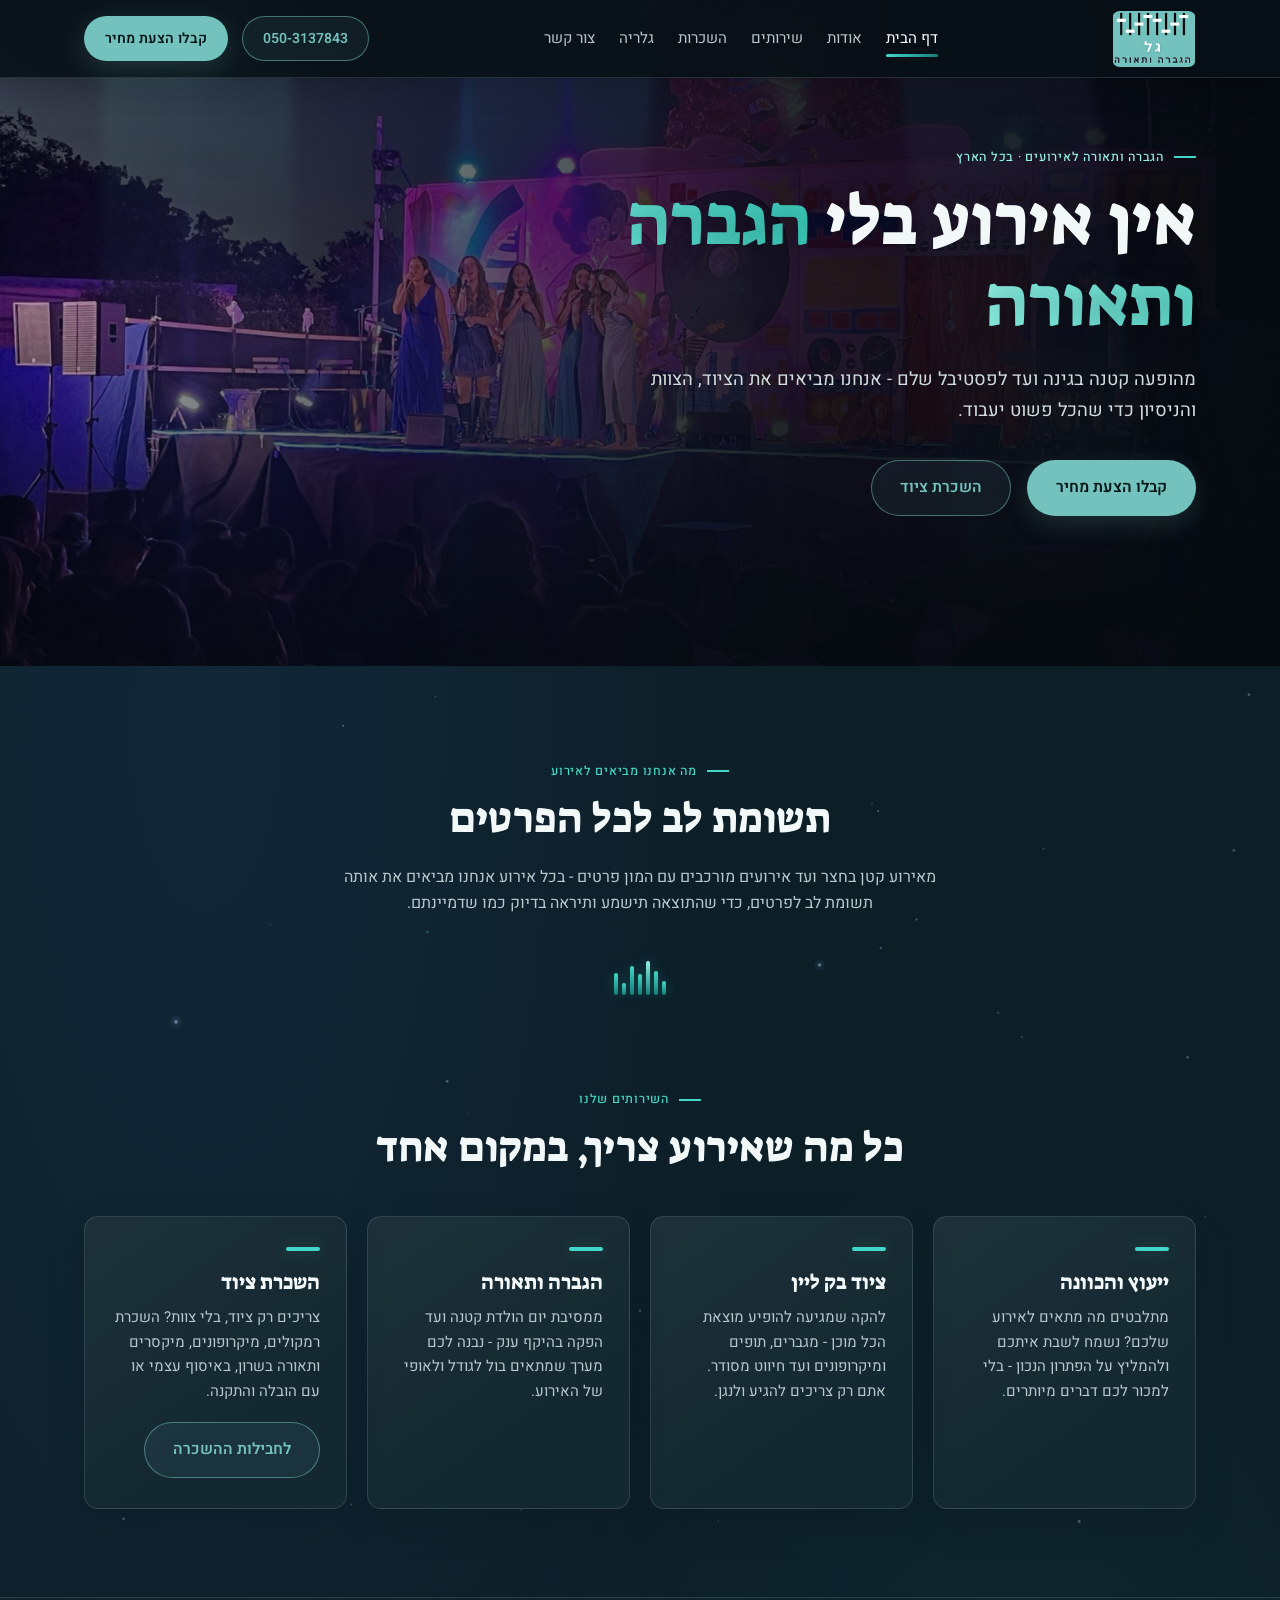
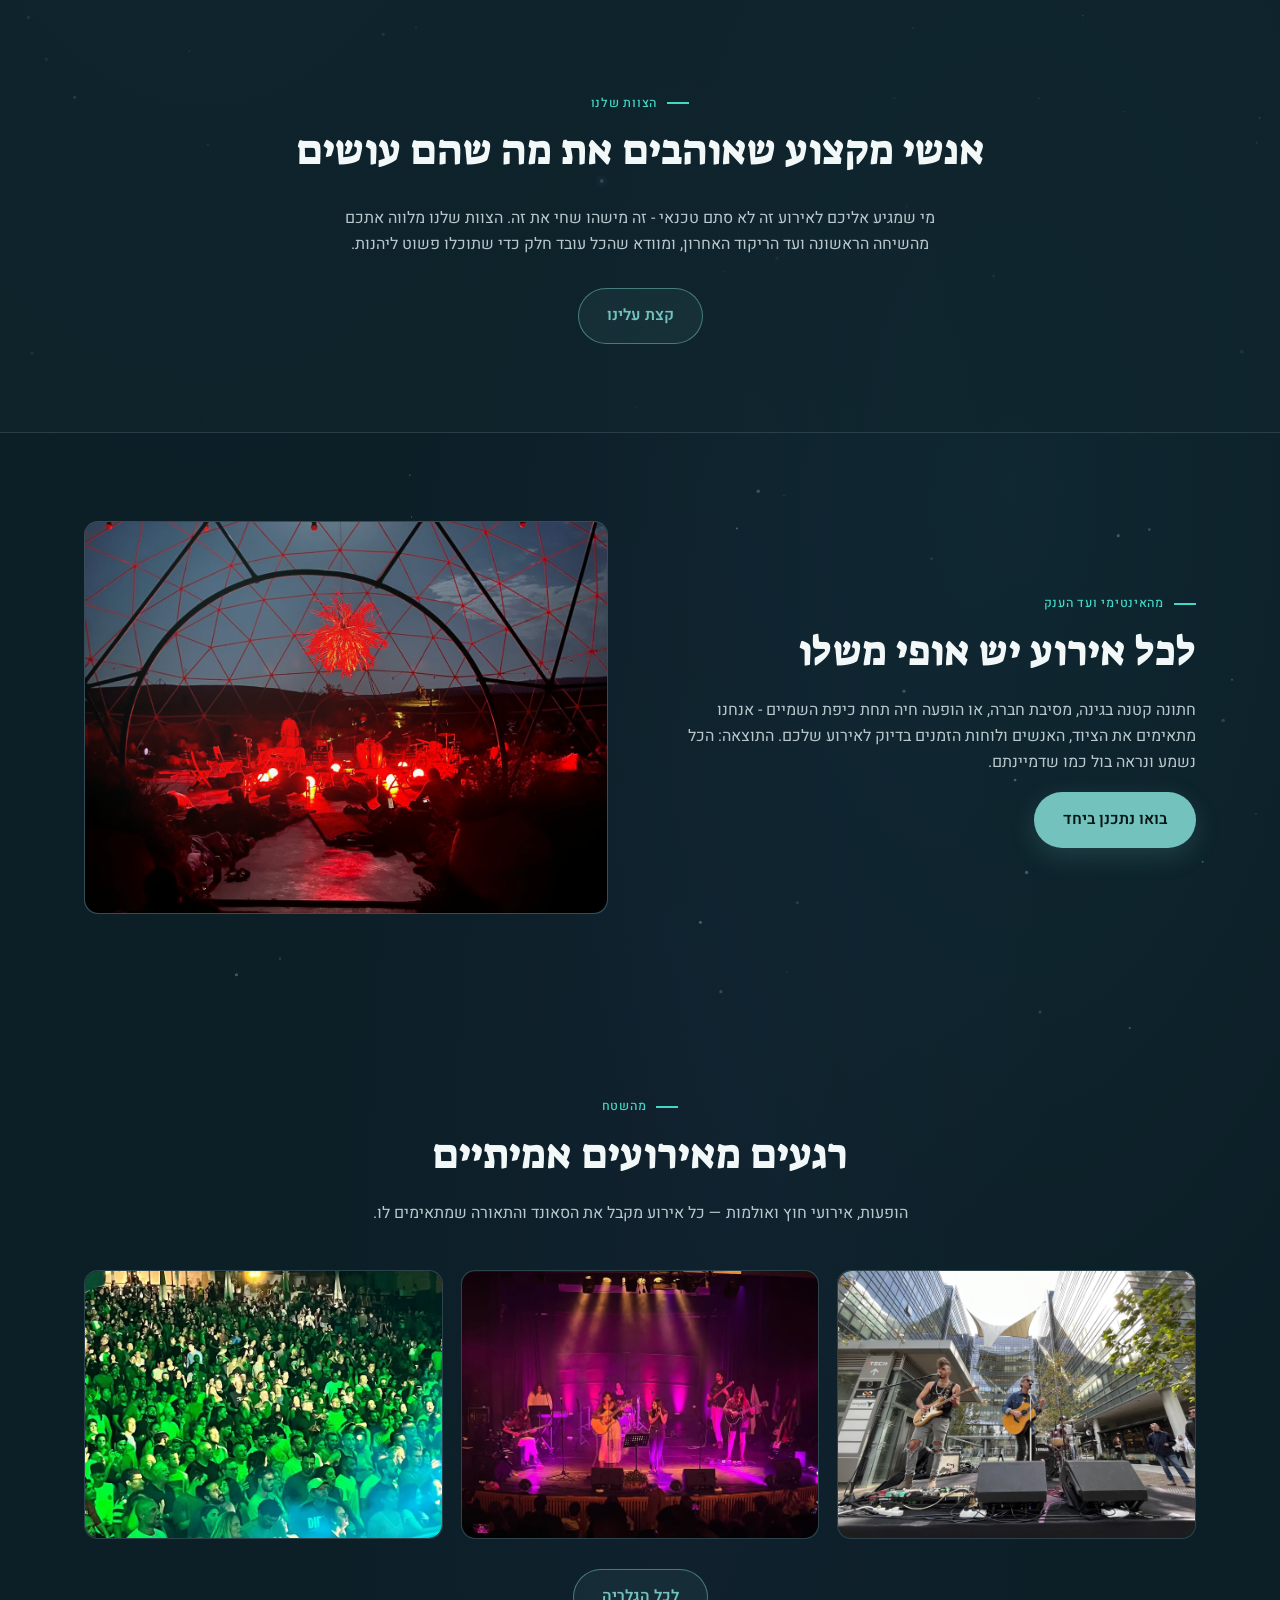
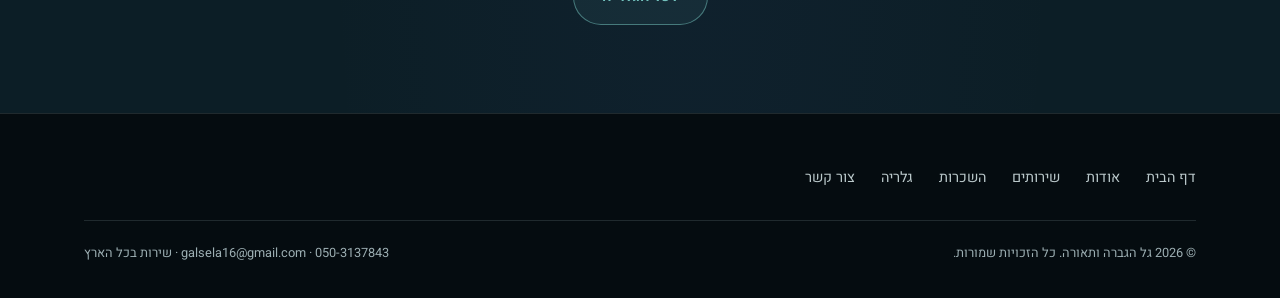
<file: index.html>
<!DOCTYPE html>
<html lang="he" dir="rtl">
<head>
<meta charset="UTF-8">
<meta name="viewport" content="width=device-width, initial-scale=1.0">
<title>גל הגברה ותאורה | הגברה, תאורה והפקת אירועים בכל הארץ</title>
<meta name="description" content="גל הגברה ותאורה — ציוד וצוות מקצועי להגברה ותאורה לכל סוגי האירועים, מאירועים קטנים ועד הפקות רחבות היקף. שירות בכל הארץ.">
<link rel="preconnect" href="https://fonts.googleapis.com">
<link rel="preconnect" href="https://fonts.gstatic.com" crossorigin>
<link href="https://fonts.googleapis.com/css2?family=Suez+One&family=Heebo:wght@300;400;500;600;700;900&display=swap" rel="stylesheet">
<link rel="stylesheet" href="styles.css?v=logo-match-buttons-20261128">
<link rel="canonical" href="https://galsela16.github.io/galsound/">
<link rel="icon" href="favicon.svg" type="image/svg+xml">

<meta property="og:type" content="website">
<meta property="og:site_name" content="גל הגברה ותאורה">
<meta property="og:locale" content="he_IL">
<meta property="og:title" content="גל הגברה ותאורה | הגברה, תאורה והפקת אירועים בכל הארץ">
<meta property="og:description" content="גל הגברה ותאורה — ציוד וצוות מקצועי להגברה ותאורה לכל סוגי האירועים, מאירועים קטנים ועד הפקות רחבות היקף. שירות בכל הארץ.">
<meta property="og:url" content="https://galsela16.github.io/galsound/">
<meta property="og:image" content="https://galsela16.github.io/galsound/images/og-image.jpg">
<meta property="og:image:width" content="1200">
<meta property="og:image:height" content="630">

<meta name="twitter:card" content="summary_large_image">
<meta name="twitter:title" content="גל הגברה ותאורה | הגברה, תאורה והפקת אירועים בכל הארץ">
<meta name="twitter:description" content="גל הגברה ותאורה — ציוד וצוות מקצועי להגברה ותאורה לכל סוגי האירועים, מאירועים קטנים ועד הפקות רחבות היקף. שירות בכל הארץ.">
<meta name="twitter:image" content="https://galsela16.github.io/galsound/images/og-image.jpg">

<script type="application/ld+json">
{
  "@context": "https://schema.org",
  "@type": "LocalBusiness",
  "name": "גל הגברה ותאורה",
  "image": "https://galsela16.github.io/galsound/images/og-image.jpg",
  "url": "https://galsela16.github.io/galsound/",
  "telephone": "+972503137843",
  "email": "galsela16@gmail.com",
  "areaServed": {
    "@type": "Country",
    "name": "IL"
  },
  "description": "ציוד וצוות מקצועי להגברה ותאורה לכל סוגי האירועים, מאירועים קטנים ועד הפקות רחבות היקף. שירות בכל הארץ.",
  "priceRange": "$$"
}
</script>
</head>
<body>

<header class="site-header">
  <div class="container nav-inner">
    <a href="index.html" class="logo"><img src="images/logo-brand.svg" alt="גל הגברה ותאורה"></a>
    <nav>
      <ul class="nav-links">
        <li><a href="index.html" aria-current="page">דף הבית</a></li>
        <li><a href="about.html">אודות</a></li>
        <li><a href="services.html">שירותים</a></li>
        <li><a href="rentals.html">השכרות</a></li>
        <li><a href="gallery.html">גלריה</a></li>
        <li><a href="contact.html">צור קשר</a></li>
      </ul>
    </nav>
    <div class="nav-cta">
      <a href="tel:0503137843" class="btn btn-ghost">050-3137843</a>
      <a href="contact.html" class="btn btn-primary">קבלו הצעת מחיר</a>
    </div>
    <button class="nav-toggle" aria-label="פתח תפריט" aria-expanded="false"><span></span></button>
  </div>
</header>
<div class="mobile-panel">
  <ul>
    <li><a href="index.html">דף הבית</a></li>
    <li><a href="about.html">אודות</a></li>
    <li><a href="services.html">שירותים</a></li>
        <li><a href="rentals.html">השכרות</a></li>
    <li><a href="gallery.html">גלריה</a></li>
    <li><a href="contact.html">צור קשר</a></li>
  </ul>
  <a href="tel:0503137843" class="btn btn-primary" style="width:100%;justify-content:center;">התקשרו עכשיו: 050-3137843</a>
</div>


<main>

  <section class="hero hero-home">
    <div class="beams" aria-hidden="true">
      <span class="beam b1"></span>
      <span class="beam b2"></span>
      <span class="beam b3"></span>
    </div>
    <div class="container hero-inner">
      <span class="eyebrow">הגברה ותאורה לאירועים · בכל הארץ</span>
      <h1>אין אירוע בלי <em>הגברה ותאורה</em></h1>
      <p class="hero-lead">
        מהופעה קטנה בגינה ועד לפסטיבל שלם - אנחנו מביאים את הציוד, הצוות
        והניסיון כדי שהכל פשוט יעבוד.
      </p>
      <div class="hero-actions">
        <a href="contact.html" class="btn btn-primary">קבלו הצעת מחיר</a>
        <a href="rentals.html" class="btn btn-ghost">השכרת ציוד</a>
      </div>
    </div>
  </section>

  <section>
    <div class="container">
      <div class="section-head">
        <span class="eyebrow">מה אנחנו מביאים לאירוע</span>
        <h2>תשומת לב לכל הפרטים</h2>
        <p>
          מאירוע קטן בחצר ועד אירועים מורכבים עם המון פרטים - בכל אירוע
          אנחנו מביאים את אותה תשומת לב לפרטים, כדי שהתוצאה תישמע ותיראה
          בדיוק כמו שדמיינתם.
        </p>
      </div>

      <div class="eq-divider" aria-hidden="true">
        <span></span><span></span><span></span><span></span><span></span><span></span><span></span>
      </div>
    </div>
  </section>

  <section style="padding-top:0;">
    <div class="container">
      <div class="section-head">
        <span class="eyebrow">השירותים שלנו</span>
        <h2>כל מה שאירוע צריך, במקום אחד</h2>
      </div>
      <div class="grid-4">
        <div class="card">
          <div class="icon-bar"></div>
          <h3>ייעוץ והכוונה</h3>
          <p>מתלבטים מה מתאים לאירוע שלכם? נשמח לשבת איתכם ולהמליץ על הפתרון הנכון - בלי למכור לכם דברים מיותרים.</p>
        </div>
        <div class="card">
          <div class="icon-bar"></div>
          <h3>ציוד בק ליין</h3>
          <p>להקה שמגיעה להופיע מוצאת הכל מוכן - מגברים, תופים ומיקרופונים ועד חיווט מסודר. אתם רק צריכים להגיע ולנגן.</p>
        </div>
        <div class="card">
          <div class="icon-bar"></div>
          <h3>הגברה ותאורה</h3>
          <p>ממסיבת יום הולדת קטנה ועד הפקה בהיקף ענק - נבנה לכם מערך שמתאים בול לגודל ולאופי של האירוע.</p>
        </div>
        <div class="card">
          <div class="icon-bar"></div>
          <h3>השכרת ציוד</h3>
          <p>צריכים רק ציוד, בלי צוות? השכרת רמקולים, מיקרופונים, מיקסרים ותאורה בשרון, באיסוף עצמי או עם הובלה והתקנה.</p>
          <a href="rentals.html" class="btn btn-ghost" style="margin-top:18px">לחבילות ההשכרה</a>
        </div>
      </div>
    </div>
  </section>

  <section class="band">
    <div class="container">
      <span class="eyebrow" style="justify-content:center;">הצוות שלנו</span>
      <h2>אנשי מקצוע שאוהבים את מה שהם עושים</h2>
      <p style="max-width:640px;margin:0 auto 30px;">
        מי שמגיע אליכם לאירוע זה לא סתם טכנאי - זה מישהו שחי את זה. הצוות
        שלנו מלווה אתכם מהשיחה הראשונה ועד הריקוד האחרון, ומוודא שהכל
        עובד חלק כדי שתוכלו פשוט ליהנות.
      </p>
      <a href="about.html" class="btn btn-ghost">קצת עלינו</a>
    </div>
  </section>

  <section>
    <div class="container split">
      <div>
        <span class="eyebrow">מהאינטימי ועד הענק</span>
        <h2>לכל אירוע יש אופי משלו</h2>
        <p>
          חתונה קטנה בגינה, מסיבת חברה, או הופעה חיה תחת כיפת השמיים -
          אנחנו מתאימים את הציוד, האנשים ולוחות הזמנים בדיוק לאירוע שלכם.
          התוצאה: הכל נשמע ונראה בול כמו שדמיינתם.
        </p>
        <a href="contact.html" class="btn btn-primary">בואו נתכנן ביחד</a>
      </div>
      <div class="media" style="padding:0;">
        <img src="images/IMG_5866.jpg" alt="עיצוב תאורה אדומה דרמטי בכיפה הגיאודזית באירוע לילי" style="width:100%;height:100%;object-fit:cover;border-radius:var(--radius);">
      </div>
    </div>
  </section>

  <section class="gallery-preview">
    <div class="container">
      <div class="section-head">
        <span class="eyebrow">מהשטח</span>
        <h2>רגעים מאירועים אמיתיים</h2>
        <p>הופעות, אירועי חוץ ואולמות — כל אירוע מקבל את הסאונד והתאורה שמתאימים לו.</p>
      </div>
      <div class="grid-3 gallery-grid">
        <figure class="frame"><img src="images/outdoor-live-duo.webp" alt="הופעה חיה בחוץ עם זמרים, גיטרות ומערכת הגברה על הבמה" loading="lazy" decoding="async"></figure>
        <figure class="frame"><img src="images/purple-band-performance.webp" alt="להקה מופיעה על במה באולם עם תאורה סגולה" loading="lazy" decoding="async"></figure>
        <figure class="frame"><img src="images/event-crowd-lighting.webp" alt="קהל גדול באירוע חוץ תחת תאורה ירוקה" loading="lazy" decoding="async"></figure>
      </div>
      <div style="text-align:center;margin-top:30px;"><a href="gallery.html" class="btn btn-ghost">לכל הגלריה</a></div>
    </div>
  </section>

</main>

<footer class="site-footer">
  <div class="container">
    <div class="footer-top">
      
      <ul class="footer-links">
        <li><a href="index.html">דף הבית</a></li>
        <li><a href="about.html">אודות</a></li>
        <li><a href="services.html">שירותים</a></li>
        <li><a href="rentals.html">השכרות</a></li>
        <li><a href="gallery.html">גלריה</a></li>
        <li><a href="contact.html">צור קשר</a></li>
      </ul>
    </div>
    <div class="footer-bottom">
      <span>&copy; <span id="year"></span> גל הגברה ותאורה. כל הזכויות שמורות.</span>
      <span>050-3137843 · galsela16@gmail.com · שירות בכל הארץ</span>
    </div>
  </div>
</footer>

<script src="script.js"></script>
</body>
</html>
</file>
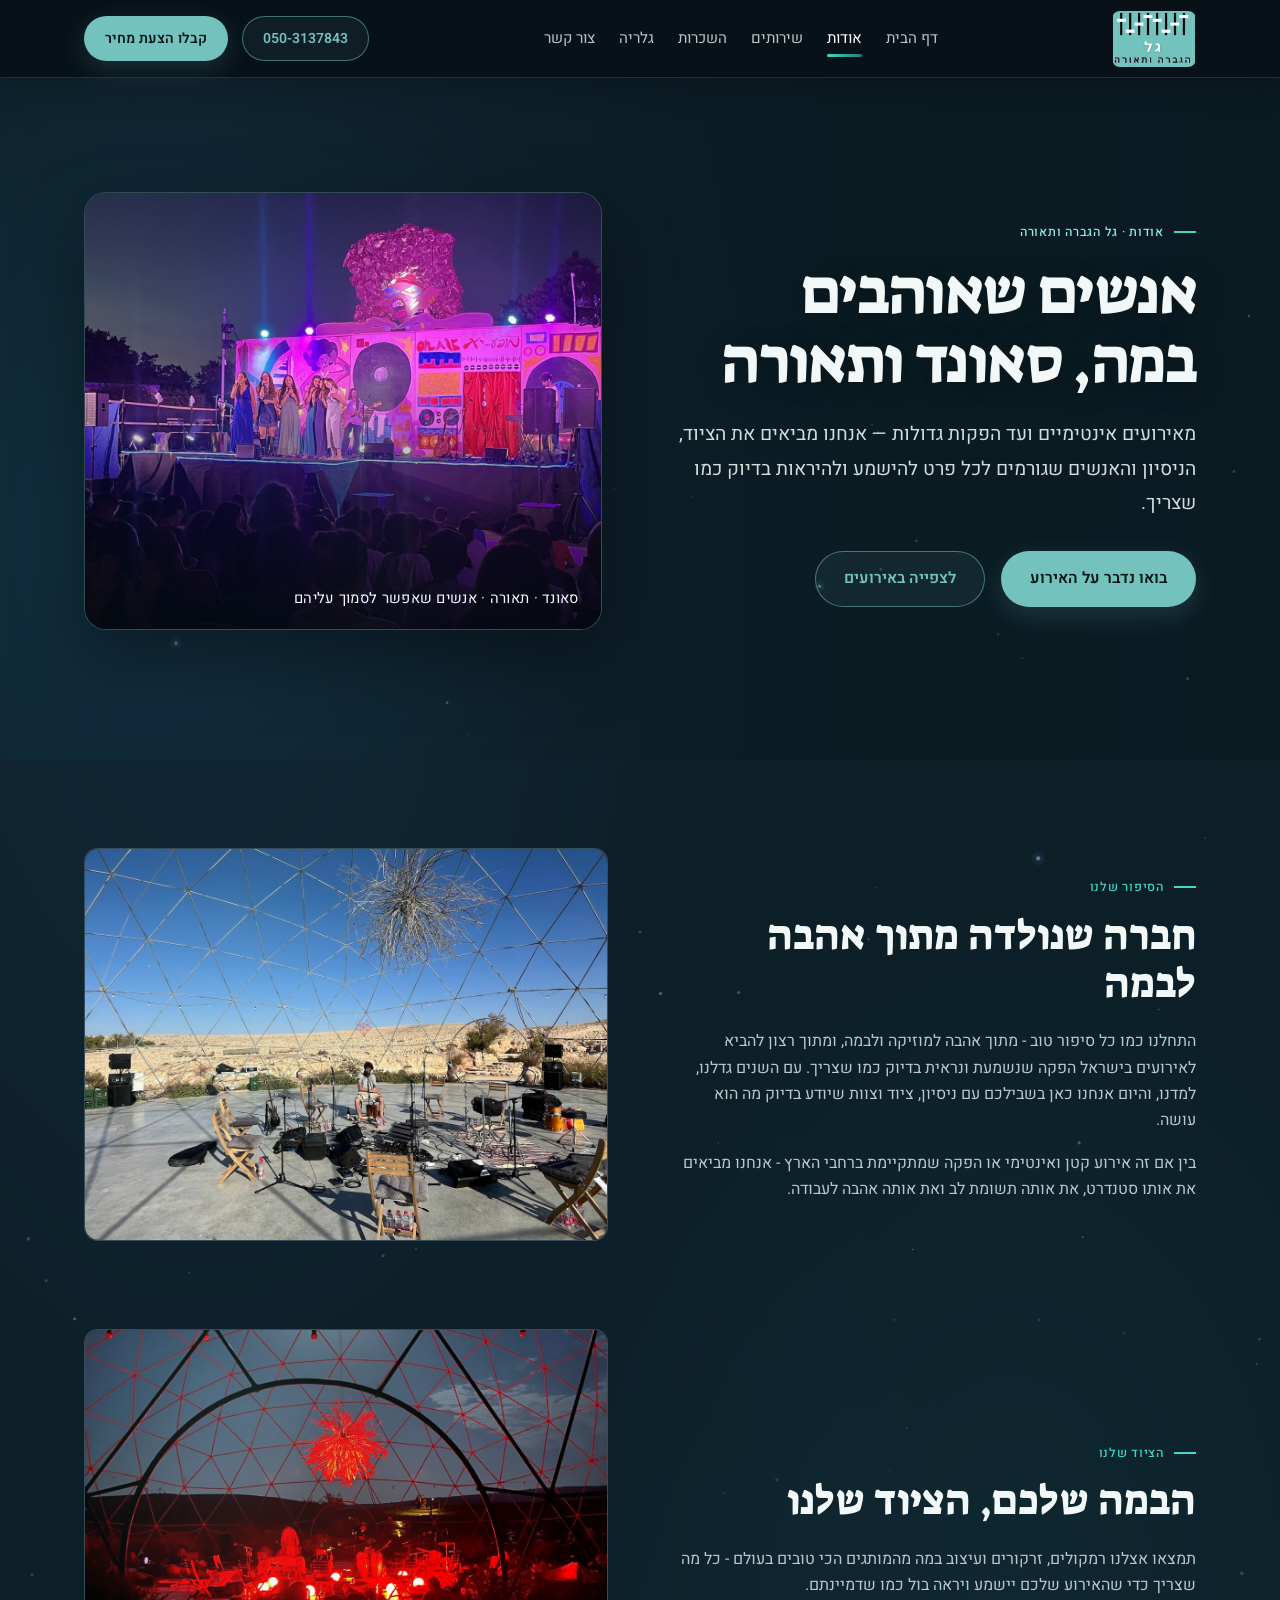
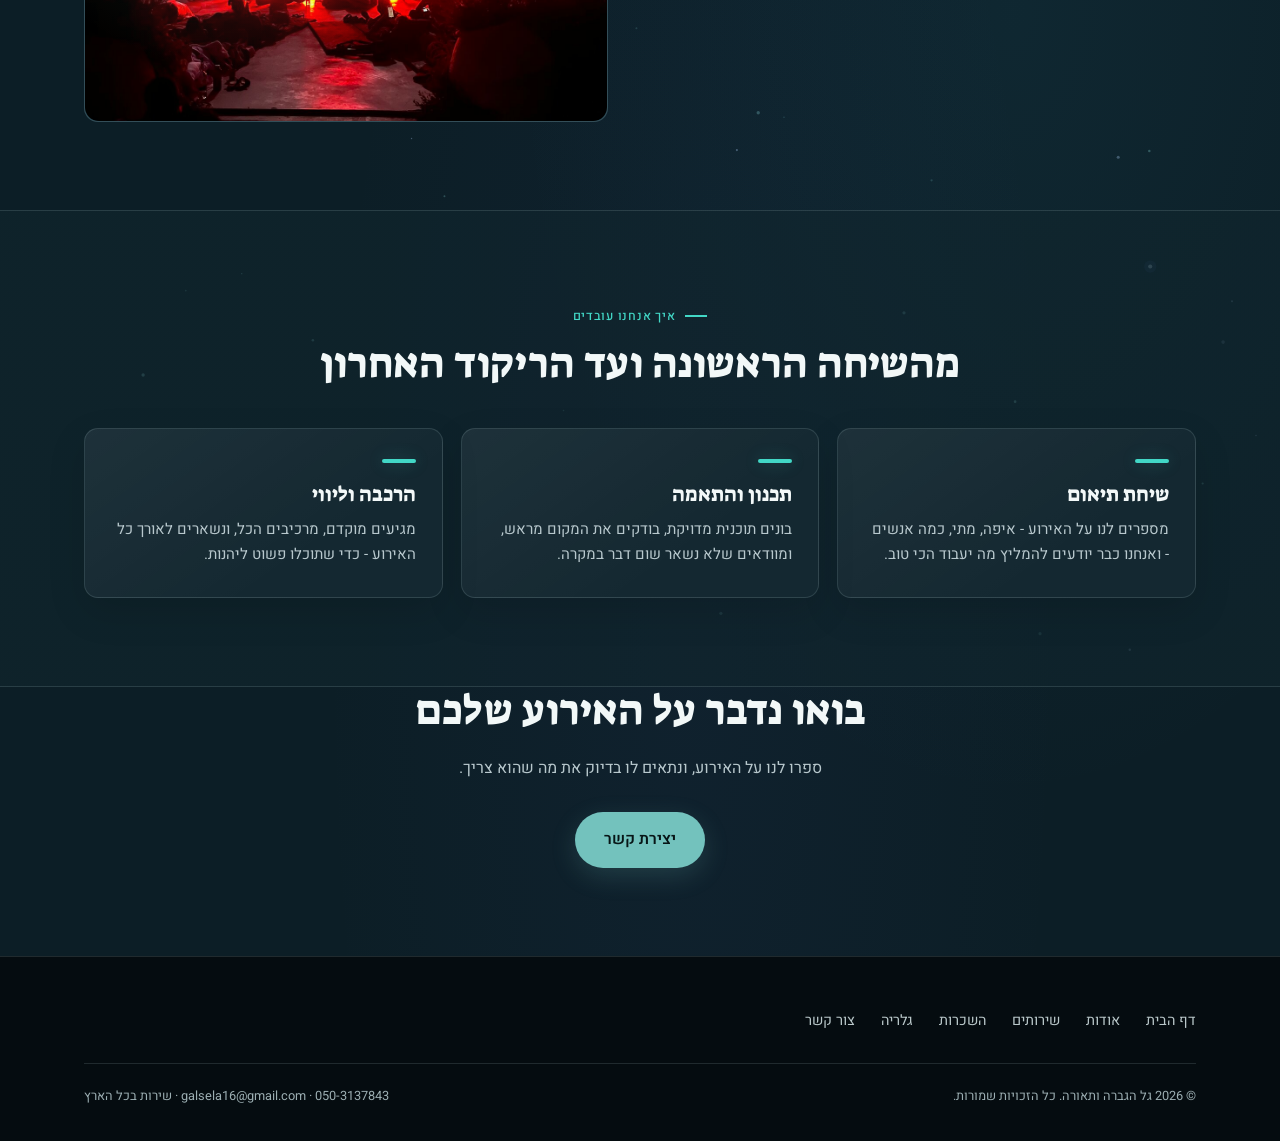
<file: about.html>
<!DOCTYPE html>
<html lang="he" dir="rtl">
<head>
<meta charset="UTF-8">
<meta name="viewport" content="width=device-width, initial-scale=1.0">
<title>אודות | גל הגברה ותאורה</title>
<meta name="description" content="גל הגברה ותאורה — מי אנחנו, איך אנחנו עובדים ולמה עסקים ומשפחות בכל הארץ בוחרים בנו לאירוע שלהם.">
<link rel="preconnect" href="https://fonts.googleapis.com">
<link rel="preconnect" href="https://fonts.gstatic.com" crossorigin>
<link href="https://fonts.googleapis.com/css2?family=Suez+One&family=Heebo:wght@300;400;500;600;700;900&display=swap" rel="stylesheet">
<link rel="stylesheet" href="styles.css?v=logo-match-buttons-20261128">
<link rel="canonical" href="https://galsela16.github.io/galsound/about.html">
<link rel="icon" href="favicon.svg" type="image/svg+xml">

<meta property="og:type" content="website">
<meta property="og:site_name" content="גל הגברה ותאורה">
<meta property="og:locale" content="he_IL">
<meta property="og:title" content="אודות | גל הגברה ותאורה">
<meta property="og:description" content="גל הגברה ותאורה — מי אנחנו, איך אנחנו עובדים ולמה עסקים ומשפחות בכל הארץ בוחרים בנו לאירוע שלהם.">
<meta property="og:url" content="https://galsela16.github.io/galsound/about.html">
<meta property="og:image" content="https://galsela16.github.io/galsound/images/og-image.jpg">
<meta property="og:image:width" content="1200">
<meta property="og:image:height" content="630">

<meta name="twitter:card" content="summary_large_image">
<meta name="twitter:title" content="אודות | גל הגברה ותאורה">
<meta name="twitter:description" content="גל הגברה ותאורה — מי אנחנו, איך אנחנו עובדים ולמה עסקים ומשפחות בכל הארץ בוחרים בנו לאירוע שלהם.">
<meta name="twitter:image" content="https://galsela16.github.io/galsound/images/og-image.jpg">

<script type="application/ld+json">
{
  "@context": "https://schema.org",
  "@type": "LocalBusiness",
  "name": "גל הגברה ותאורה",
  "image": "https://galsela16.github.io/galsound/images/og-image.jpg",
  "url": "https://galsela16.github.io/galsound/",
  "telephone": "+972503137843",
  "email": "galsela16@gmail.com",
  "areaServed": {
    "@type": "Country",
    "name": "IL"
  },
  "description": "ציוד וצוות מקצועי להגברה ותאורה לכל סוגי האירועים, מאירועים קטנים ועד הפקות רחבות היקף. שירות בכל הארץ.",
  "priceRange": "$$"
}
</script>
</head>
<body>

<header class="site-header">
  <div class="container nav-inner">
    <a href="index.html" class="logo"><img src="images/logo-brand.svg" alt="גל הגברה ותאורה"></a>
    <nav>
      <ul class="nav-links">
        <li><a href="index.html">דף הבית</a></li>
        <li><a href="about.html" aria-current="page">אודות</a></li>
        <li><a href="services.html">שירותים</a></li>
        <li><a href="rentals.html">השכרות</a></li>
        <li><a href="gallery.html">גלריה</a></li>
        <li><a href="contact.html">צור קשר</a></li>
      </ul>
    </nav>
    <div class="nav-cta">
      <a href="tel:0503137843" class="btn btn-ghost">050-3137843</a>
      <a href="contact.html" class="btn btn-primary">קבלו הצעת מחיר</a>
    </div>
    <button class="nav-toggle" aria-label="פתח תפריט" aria-expanded="false"><span></span></button>
  </div>
</header>
<div class="mobile-panel">
  <ul>
    <li><a href="index.html">דף הבית</a></li>
    <li><a href="about.html">אודות</a></li>
    <li><a href="services.html">שירותים</a></li>
        <li><a href="rentals.html">השכרות</a></li>
    <li><a href="gallery.html">גלריה</a></li>
    <li><a href="contact.html">צור קשר</a></li>
  </ul>
  <a href="tel:0503137843" class="btn btn-primary" style="width:100%;justify-content:center;">התקשרו עכשיו: 050-3137843</a>
</div>


<main>

  <section class="hero about-hero">
    <div class="container about-hero-layout">
      <div class="about-hero-copy">
        <span class="eyebrow">אודות · גל הגברה ותאורה</span>
        <h1>אנשים שאוהבים במה, סאונד ותאורה</h1>
        <p class="hero-lead">
          מאירועים אינטימיים ועד הפקות גדולות — אנחנו מביאים את הציוד,
          הניסיון והאנשים שגורמים לכל פרט להישמע ולהיראות בדיוק כמו שצריך.
        </p>
        <div class="hero-actions">
          <a href="contact.html" class="btn btn-primary">בואו נדבר על האירוע</a>
          <a href="gallery.html" class="btn btn-ghost">לצפייה באירועים</a>
        </div>
      </div>
      <div class="about-hero-visual">
        <img src="images/event-colorful-show.jpg" alt="במה מוארת בהופעה חיה שהופקה עם הגברה ותאורה מקצועיות">
        <span class="about-hero-caption">סאונד · תאורה · אנשים שאפשר לסמוך עליהם</span>
      </div>
    </div>
  </section>

  <section>
    <div class="container split">
      <div>
        <span class="eyebrow">הסיפור שלנו</span>
        <h2>חברה שנולדה מתוך אהבה לבמה</h2>
        <p>
          התחלנו כמו כל סיפור טוב - מתוך אהבה למוזיקה ולבמה, ומתוך רצון
          להביא לאירועים בישראל הפקה שנשמעת ונראית בדיוק כמו שצריך. עם
          השנים גדלנו, למדנו, והיום אנחנו כאן בשבילכם עם ניסיון, ציוד
          וצוות שיודע בדיוק מה הוא עושה.
        </p>
        <p>
          בין אם זה אירוע קטן ואינטימי או הפקה שמתקיימת ברחבי הארץ -
          אנחנו מביאים את אותו סטנדרט, את אותה תשומת לב ואת אותה אהבה
          לעבודה.
        </p>
      </div>
      <div class="media" style="padding:0;">
        <img src="images/IMG_4088.jpg" alt="הכנת ציוד ובדיקות סאונד לפני אירוע בכיפה במדבר" style="width:100%;height:100%;object-fit:cover;border-radius:var(--radius);">
      </div>
    </div>
  </section>

  <section style="padding-top:0;">
    <div class="container split">
      <div class="media" style="order:2;padding:0;">
        <img src="images/IMG_5866.jpg" alt="עיצוב תאורה אדומה דרמטי באירוע לילי מתחת לכיפה" style="width:100%;height:100%;object-fit:cover;border-radius:var(--radius);">
      </div>
      <div style="order:1;">
        <span class="eyebrow">הציוד שלנו</span>
        <h2>הבמה שלכם, הציוד שלנו</h2>
        <p>
          תמצאו אצלנו רמקולים, זרקורים ועיצוב במה מהמותגים הכי טובים
          בעולם - כל מה שצריך כדי שהאירוע שלכם יישמע ויראה בול כמו
          שדמיינתם.
        </p>
      </div>
    </div>
  </section>

  <section class="band">
    <div class="container">
      <span class="eyebrow" style="justify-content:center;">איך אנחנו עובדים</span>
      <h2>מהשיחה הראשונה ועד הריקוד האחרון</h2>
      <div class="grid-3" style="text-align:right;margin-top:40px;">
        <div class="card">
          <div class="icon-bar"></div>
          <h3>שיחת תיאום</h3>
          <p>מספרים לנו על האירוע - איפה, מתי, כמה אנשים - ואנחנו כבר יודעים להמליץ מה יעבוד הכי טוב.</p>
        </div>
        <div class="card">
          <div class="icon-bar"></div>
          <h3>תכנון והתאמה</h3>
          <p>בונים תוכנית מדויקת, בודקים את המקום מראש, ומוודאים שלא נשאר שום דבר במקרה.</p>
        </div>
        <div class="card">
          <div class="icon-bar"></div>
          <h3>הרכבה וליווי</h3>
          <p>מגיעים מוקדם, מרכיבים הכל, ונשארים לאורך כל האירוע - כדי שתוכלו פשוט ליהנות.</p>
        </div>
      </div>
    </div>
  </section>

  <section style="padding-top:0;text-align:center;">
    <div class="container">
      <h2>בואו נדבר על האירוע שלכם</h2>
      <p style="max-width:520px;margin:0 auto 30px;">ספרו לנו על האירוע, ונתאים לו בדיוק את מה שהוא צריך.</p>
      <a href="contact.html" class="btn btn-primary">יצירת קשר</a>
    </div>
  </section>

</main>

<footer class="site-footer">
  <div class="container">
    <div class="footer-top">
      
      <ul class="footer-links">
        <li><a href="index.html">דף הבית</a></li>
        <li><a href="about.html">אודות</a></li>
        <li><a href="services.html">שירותים</a></li>
        <li><a href="rentals.html">השכרות</a></li>
        <li><a href="gallery.html">גלריה</a></li>
        <li><a href="contact.html">צור קשר</a></li>
      </ul>
    </div>
    <div class="footer-bottom">
      <span>&copy; <span id="year"></span> גל הגברה ותאורה. כל הזכויות שמורות.</span>
      <span>050-3137843 · galsela16@gmail.com · שירות בכל הארץ</span>
    </div>
  </div>
</footer>

<script src="script.js"></script>
</body>
</html>
</file>
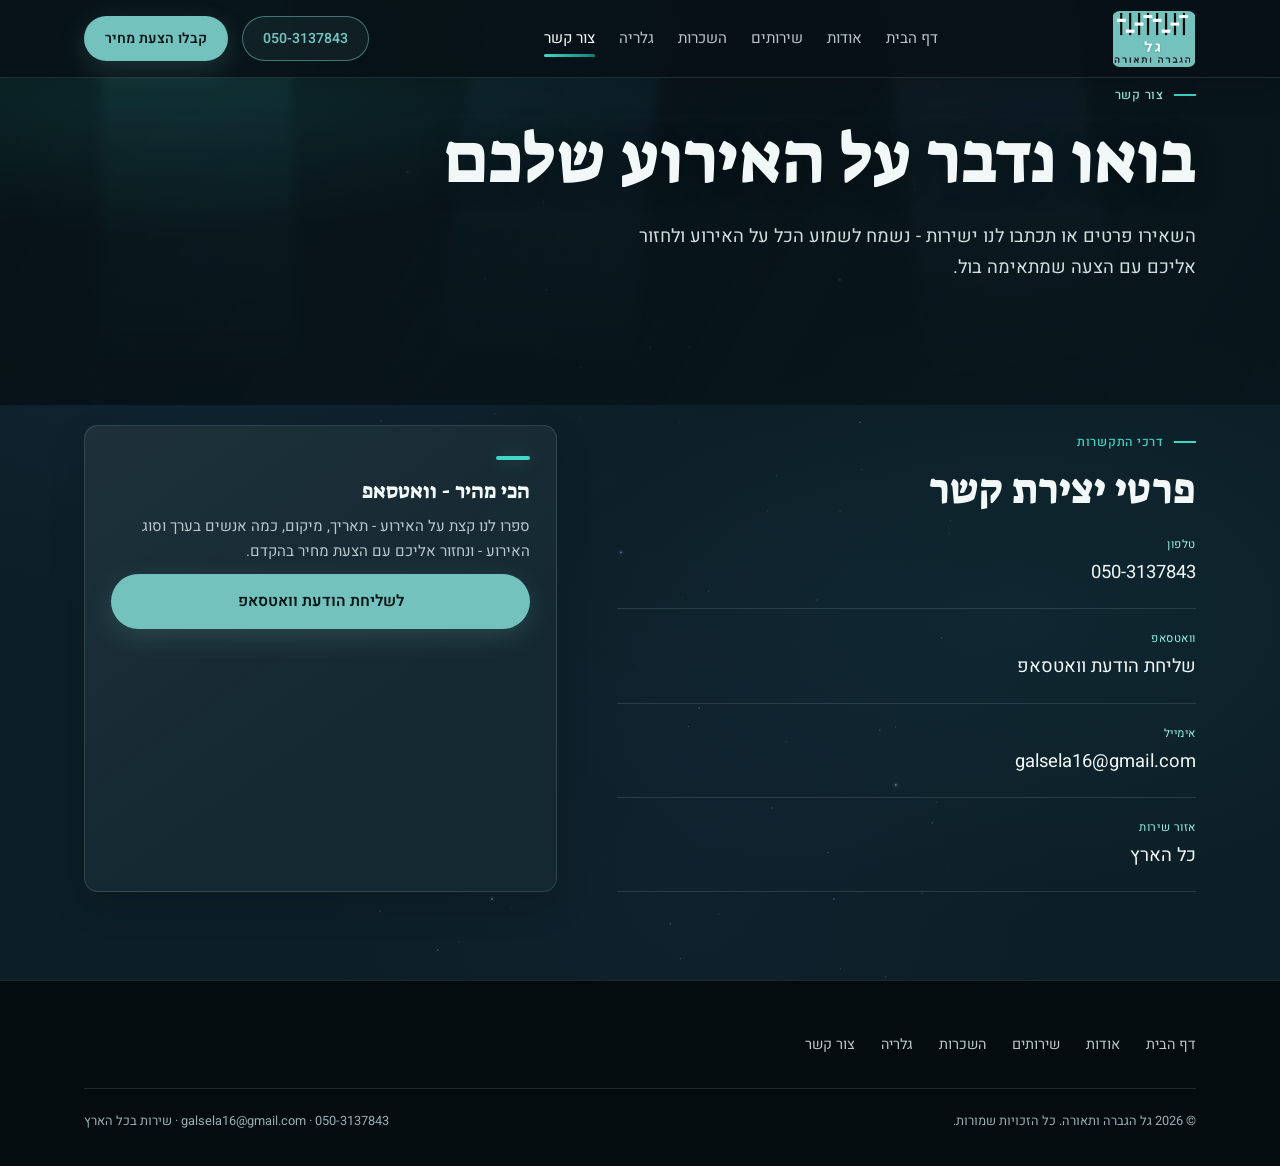
<file: contact.html>
<!DOCTYPE html>
<html lang="he" dir="rtl">
<head>
<meta charset="UTF-8">
<meta name="viewport" content="width=device-width, initial-scale=1.0">
<title>צור קשר | גל הגברה ותאורה</title>
<meta name="description" content="צרו קשר עם גל הגברה ותאורה — טלפון, וואטסאפ ואימייל. שירות בכל הארץ.">
<link rel="preconnect" href="https://fonts.googleapis.com">
<link rel="preconnect" href="https://fonts.gstatic.com" crossorigin>
<link href="https://fonts.googleapis.com/css2?family=Suez+One&family=Heebo:wght@300;400;500;600;700;900&display=swap" rel="stylesheet">
<link rel="stylesheet" href="styles.css?v=logo-match-buttons-20261128">
<link rel="canonical" href="https://galsela16.github.io/galsound/contact.html">
<link rel="icon" href="favicon.svg" type="image/svg+xml">

<meta property="og:type" content="website">
<meta property="og:site_name" content="גל הגברה ותאורה">
<meta property="og:locale" content="he_IL">
<meta property="og:title" content="צור קשר | גל הגברה ותאורה">
<meta property="og:description" content="צרו קשר עם גל הגברה ותאורה — טלפון, וואטסאפ ואימייל. שירות בכל הארץ.">
<meta property="og:url" content="https://galsela16.github.io/galsound/contact.html">
<meta property="og:image" content="https://galsela16.github.io/galsound/images/og-image.jpg">
<meta property="og:image:width" content="1200">
<meta property="og:image:height" content="630">

<meta name="twitter:card" content="summary_large_image">
<meta name="twitter:title" content="צור קשר | גל הגברה ותאורה">
<meta name="twitter:description" content="צרו קשר עם גל הגברה ותאורה — טלפון, וואטסאפ ואימייל. שירות בכל הארץ.">
<meta name="twitter:image" content="https://galsela16.github.io/galsound/images/og-image.jpg">

<script type="application/ld+json">
{
  "@context": "https://schema.org",
  "@type": "LocalBusiness",
  "name": "גל הגברה ותאורה",
  "image": "https://galsela16.github.io/galsound/images/og-image.jpg",
  "url": "https://galsela16.github.io/galsound/",
  "telephone": "+972503137843",
  "email": "galsela16@gmail.com",
  "areaServed": {
    "@type": "Country",
    "name": "IL"
  },
  "description": "ציוד וצוות מקצועי להגברה ותאורה לכל סוגי האירועים, מאירועים קטנים ועד הפקות רחבות היקף. שירות בכל הארץ.",
  "priceRange": "$$"
}
</script>
</head>
<body>

<header class="site-header">
  <div class="container nav-inner">
    <a href="index.html" class="logo"><img src="images/logo-brand.svg" alt="גל הגברה ותאורה"></a>
    <nav>
      <ul class="nav-links">
        <li><a href="index.html">דף הבית</a></li>
        <li><a href="about.html">אודות</a></li>
        <li><a href="services.html">שירותים</a></li>
        <li><a href="rentals.html">השכרות</a></li>
        <li><a href="gallery.html">גלריה</a></li>
        <li><a href="contact.html" aria-current="page">צור קשר</a></li>
      </ul>
    </nav>
    <div class="nav-cta">
      <a href="tel:0503137843" class="btn btn-ghost">050-3137843</a>
      <a href="contact.html" class="btn btn-primary">קבלו הצעת מחיר</a>
    </div>
    <button class="nav-toggle" aria-label="פתח תפריט" aria-expanded="false"><span></span></button>
  </div>
</header>
<div class="mobile-panel">
  <ul>
    <li><a href="index.html">דף הבית</a></li>
    <li><a href="about.html">אודות</a></li>
    <li><a href="services.html">שירותים</a></li>
        <li><a href="rentals.html">השכרות</a></li>
    <li><a href="gallery.html">גלריה</a></li>
    <li><a href="contact.html">צור קשר</a></li>
  </ul>
  <a href="tel:0503137843" class="btn btn-primary" style="width:100%;justify-content:center;">התקשרו עכשיו: 050-3137843</a>
</div>


<main>

  <section class="hero" style="min-height:44vh;">
    <div class="beams" aria-hidden="true">
      <span class="beam b1"></span>
      <span class="beam b2"></span>
      <span class="beam b3"></span>
    </div>
    <div class="container hero-inner">
      <span class="eyebrow">צור קשר</span>
      <h1>בואו נדבר על האירוע שלכם</h1>
      <p class="hero-lead">השאירו פרטים או תכתבו לנו ישירות - נשמח לשמוע הכל על האירוע ולחזור אליכם עם הצעה שמתאימה בול.</p>
    </div>
  </section>

  <section style="padding-top:20px;">
    <div class="container contact-grid">

      <div>
        <span class="eyebrow">דרכי התקשרות</span>
        <h2>פרטי יצירת קשר</h2>
        <ul class="contact-list">
          <li>
            <div>
              <span class="contact-tag">טלפון</span>
              <a class="contact-value" href="tel:0503137843">050-3137843</a>
            </div>
          </li>
          <li>
            <div>
              <span class="contact-tag">וואטסאפ</span>
              <a class="contact-value" href="https://wa.me/972503137843" target="_blank" rel="noopener">שליחת הודעת וואטסאפ</a>
            </div>
          </li>
          <li>
            <div>
              <span class="contact-tag">אימייל</span>
              <a class="contact-value" href="mailto:galsela16@gmail.com">galsela16@gmail.com</a>
            </div>
          </li>
          <li>
            <div>
              <span class="contact-tag">אזור שירות</span>
              <span class="contact-value">כל הארץ</span>
            </div>
          </li>
        </ul>
      </div>

      <div class="card">
        <div class="icon-bar"></div>
        <h3>הכי מהיר - וואטסאפ</h3>
        <p>
          ספרו לנו קצת על האירוע - תאריך, מיקום, כמה אנשים בערך וסוג
          האירוע - ונחזור אליכם עם הצעת מחיר בהקדם.
        </p>
        <a href="https://wa.me/972503137843" target="_blank" rel="noopener" class="btn btn-primary" style="width:100%;justify-content:center;margin-top:10px;">
          לשליחת הודעת וואטסאפ
        </a>
      </div>

    </div>
  </section>

</main>

<footer class="site-footer">
  <div class="container">
    <div class="footer-top">
      
      <ul class="footer-links">
        <li><a href="index.html">דף הבית</a></li>
        <li><a href="about.html">אודות</a></li>
        <li><a href="services.html">שירותים</a></li>
        <li><a href="rentals.html">השכרות</a></li>
        <li><a href="gallery.html">גלריה</a></li>
        <li><a href="contact.html">צור קשר</a></li>
      </ul>
    </div>
    <div class="footer-bottom">
      <span>&copy; <span id="year"></span> גל הגברה ותאורה. כל הזכויות שמורות.</span>
      <span>050-3137843 · galsela16@gmail.com · שירות בכל הארץ</span>
    </div>
  </div>
</footer>

<script src="script.js"></script>
</body>
</html>
</file>
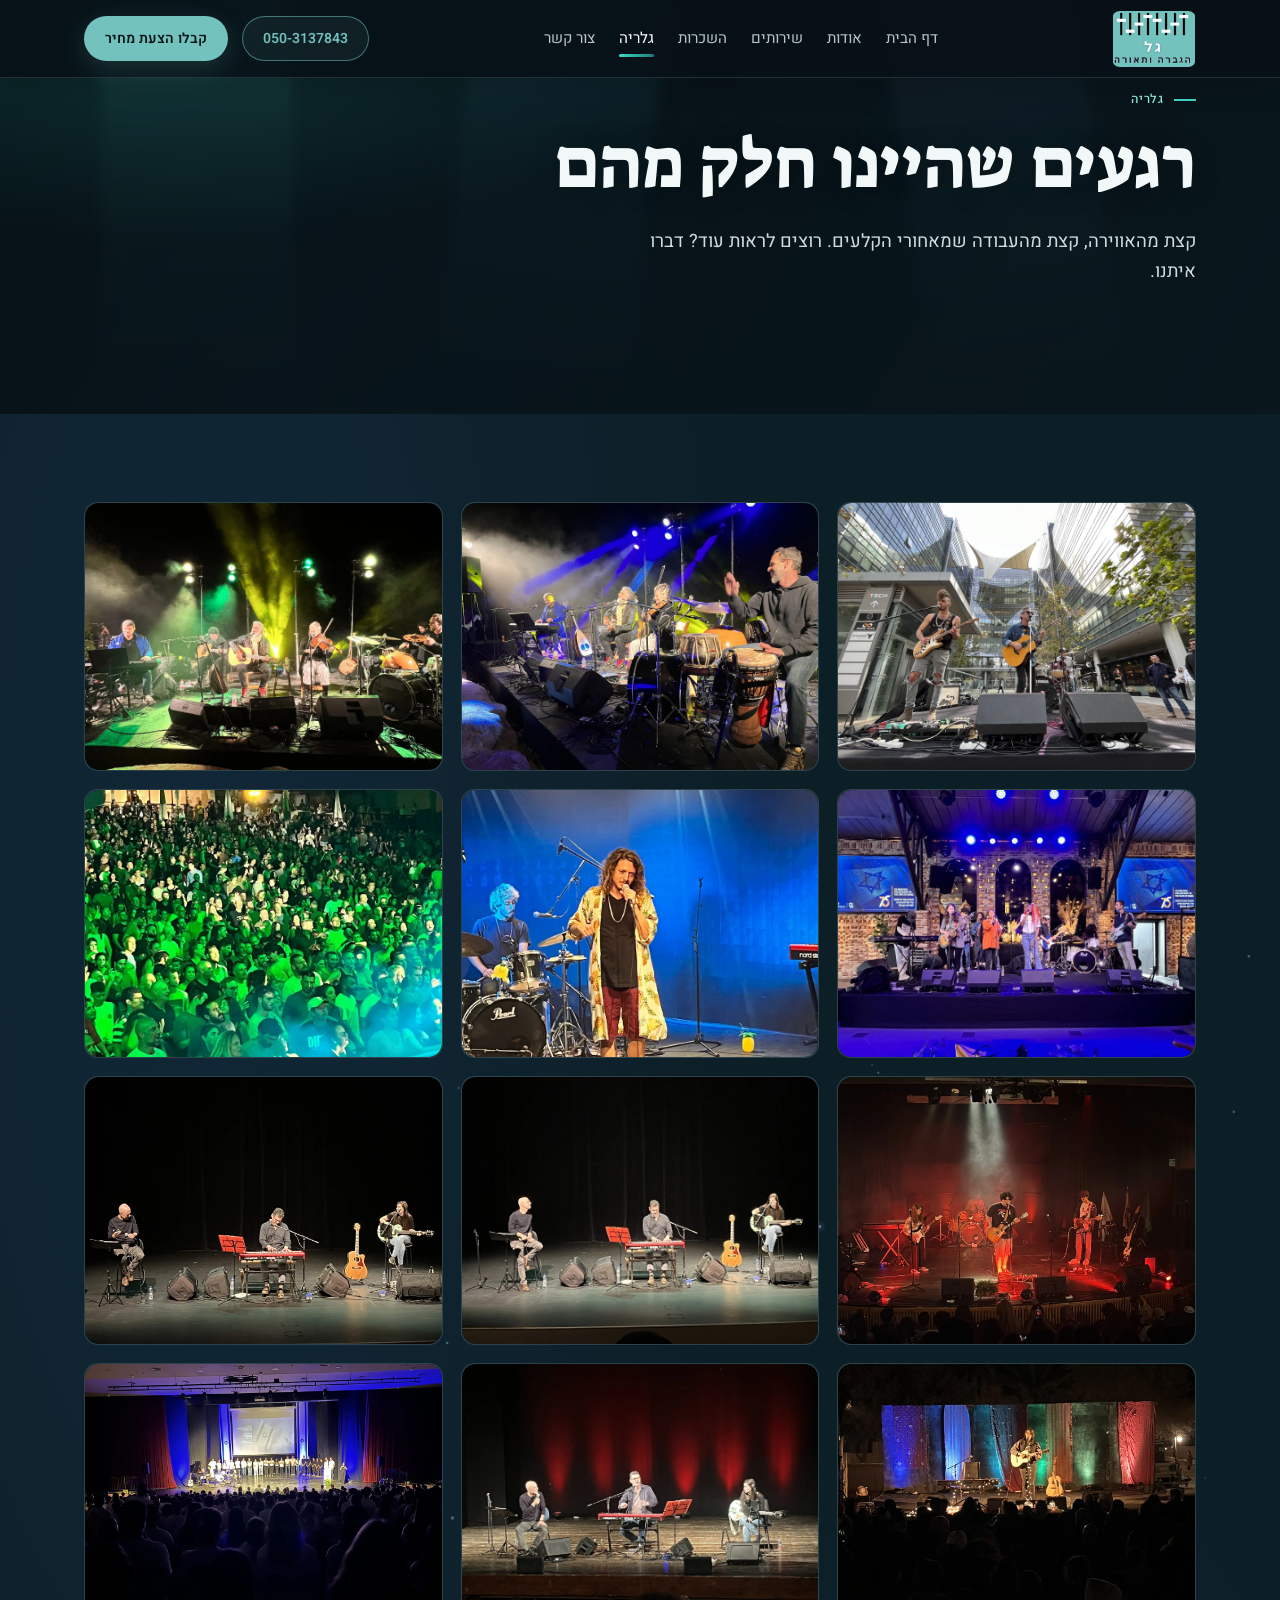
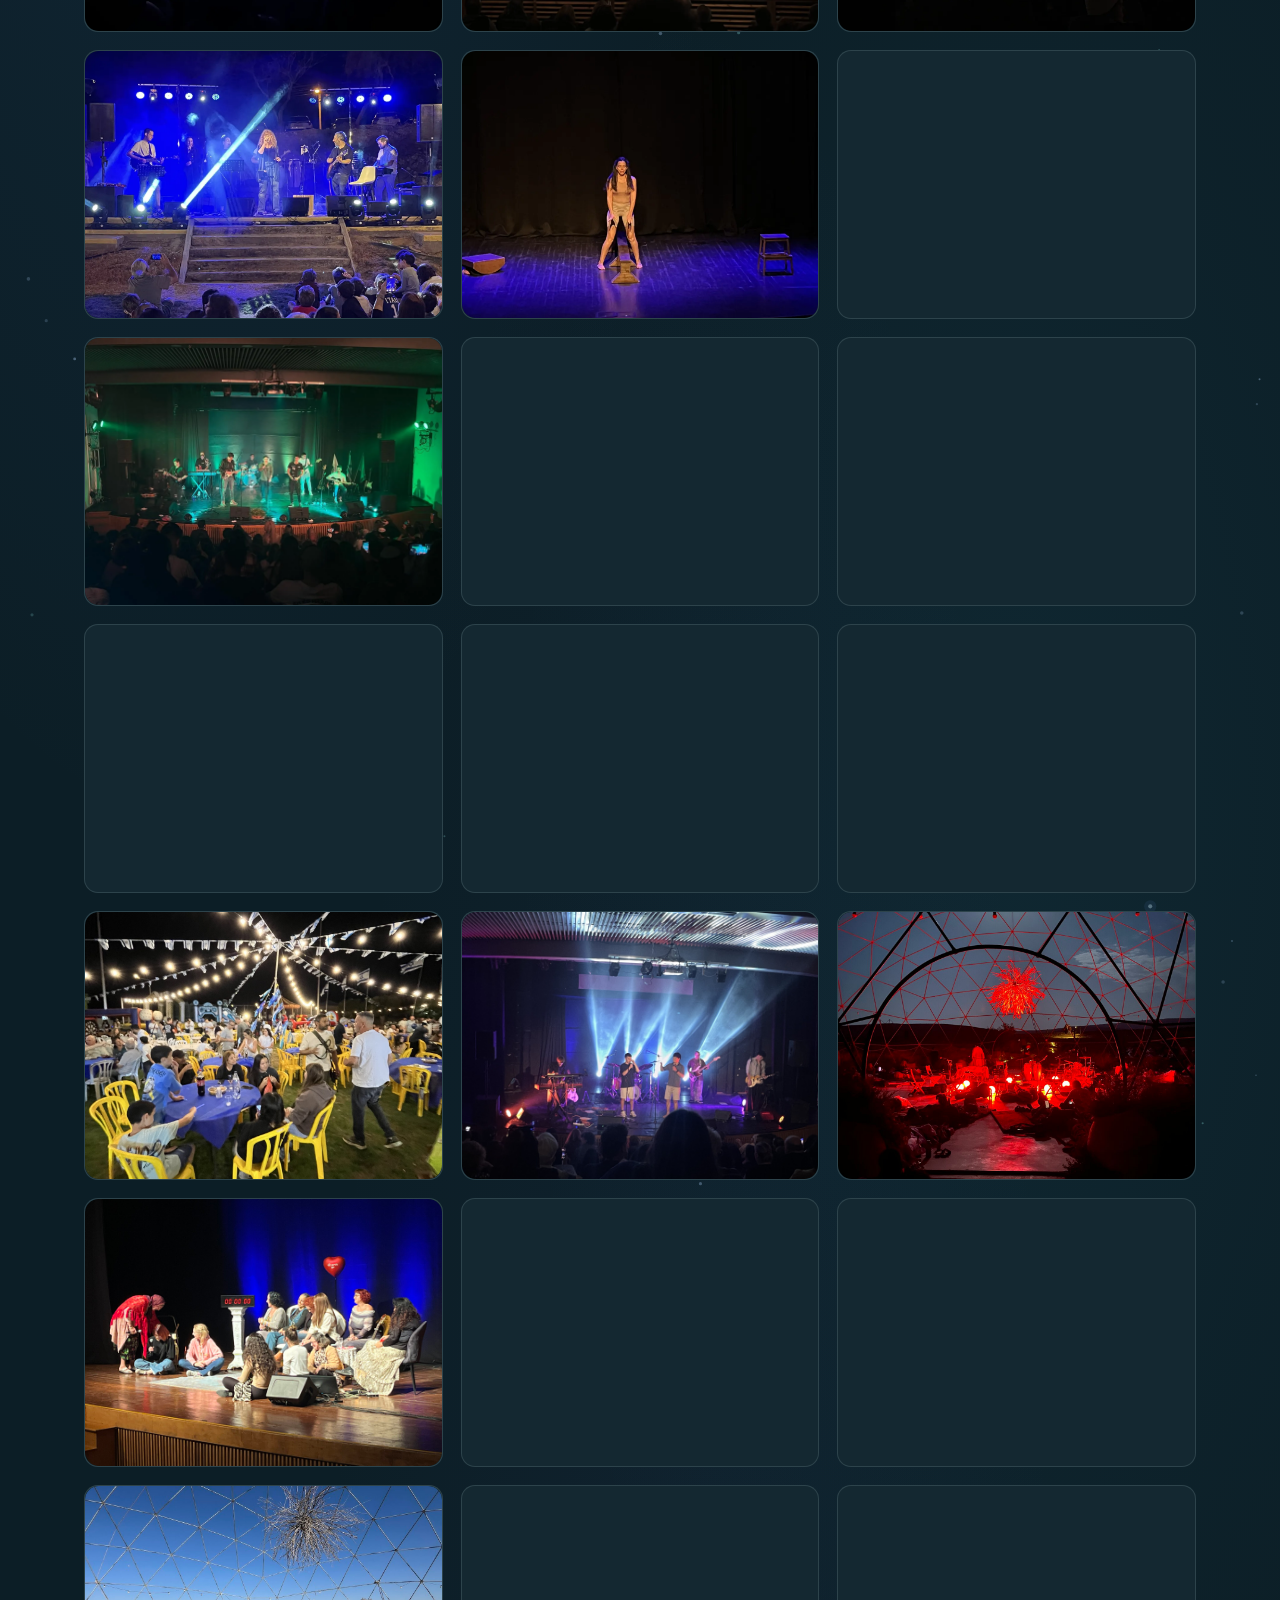
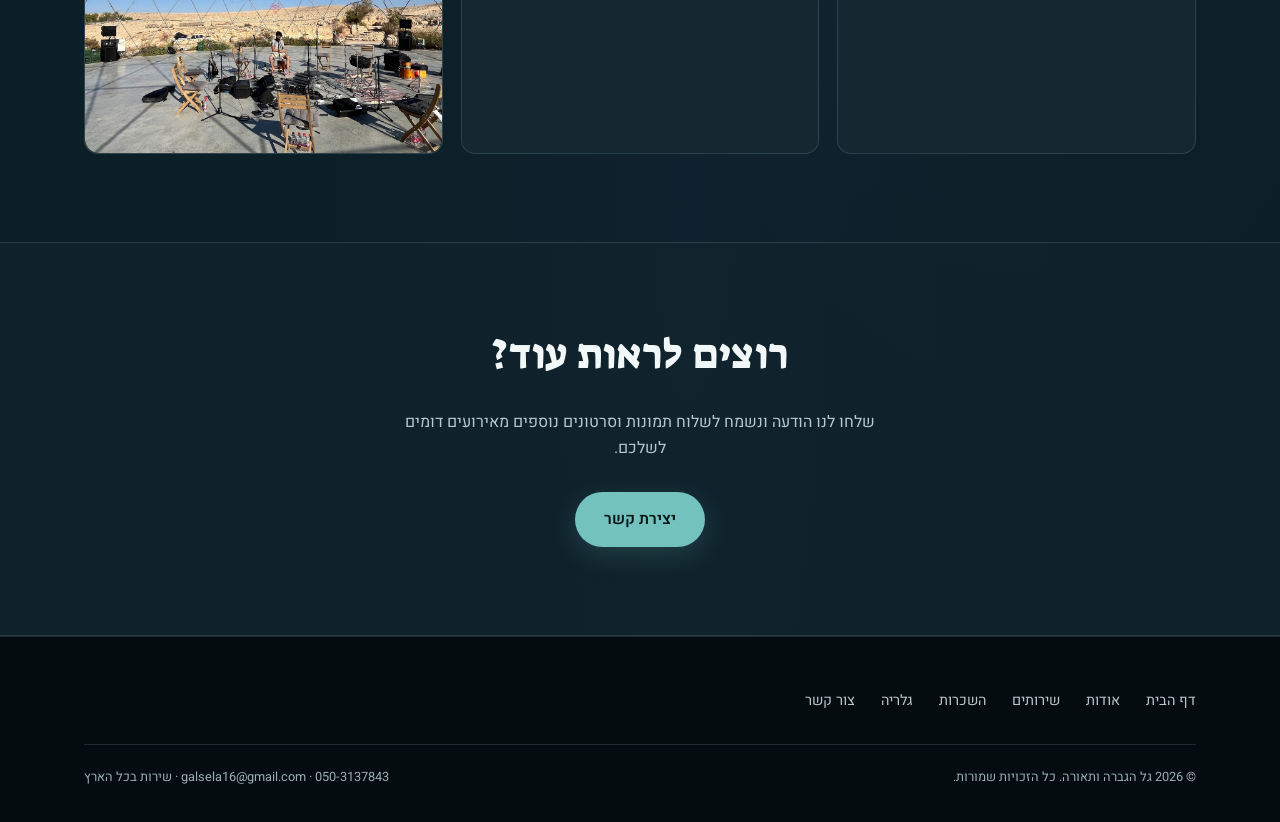
<file: gallery.html>
<!DOCTYPE html>
<html lang="he" dir="rtl">
<head>
<meta charset="UTF-8">
<meta name="viewport" content="width=device-width, initial-scale=1.0">
<title>גלריה | גל הגברה ותאורה</title>
<meta name="description" content="גלריית אירועים, הפקות והרכבות של גל הגברה ותאורה.">
<link rel="preconnect" href="https://fonts.googleapis.com">
<link rel="preconnect" href="https://fonts.gstatic.com" crossorigin>
<link href="https://fonts.googleapis.com/css2?family=Suez+One&family=Heebo:wght@300;400;500;600;700;900&display=swap" rel="stylesheet">
<link rel="stylesheet" href="styles.css?v=logo-match-buttons-20261128">
<link rel="canonical" href="https://galsela16.github.io/galsound/gallery.html">
<link rel="icon" href="favicon.svg" type="image/svg+xml">

<meta property="og:type" content="website">
<meta property="og:site_name" content="גל הגברה ותאורה">
<meta property="og:locale" content="he_IL">
<meta property="og:title" content="גלריה | גל הגברה ותאורה">
<meta property="og:description" content="גלריית אירועים, הפקות והרכבות של גל הגברה ותאורה.">
<meta property="og:url" content="https://galsela16.github.io/galsound/gallery.html">
<meta property="og:image" content="https://galsela16.github.io/galsound/images/og-image.jpg">
<meta property="og:image:width" content="1200">
<meta property="og:image:height" content="630">

<meta name="twitter:card" content="summary_large_image">
<meta name="twitter:title" content="גלריה | גל הגברה ותאורה">
<meta name="twitter:description" content="גלריית אירועים, הפקות והרכבות של גל הגברה ותאורה.">
<meta name="twitter:image" content="https://galsela16.github.io/galsound/images/og-image.jpg">

<script type="application/ld+json">
{
  "@context": "https://schema.org",
  "@type": "LocalBusiness",
  "name": "גל הגברה ותאורה",
  "image": "https://galsela16.github.io/galsound/images/og-image.jpg",
  "url": "https://galsela16.github.io/galsound/",
  "telephone": "+972503137843",
  "email": "galsela16@gmail.com",
  "areaServed": {
    "@type": "Country",
    "name": "IL"
  },
  "description": "ציוד וצוות מקצועי להגברה ותאורה לכל סוגי האירועים, מאירועים קטנים ועד הפקות רחבות היקף. שירות בכל הארץ.",
  "priceRange": "$$"
}
</script>
</head>
<body>

<header class="site-header">
  <div class="container nav-inner">
    <a href="index.html" class="logo"><img src="images/logo-brand.svg" alt="גל הגברה ותאורה"></a>
    <nav>
      <ul class="nav-links">
        <li><a href="index.html">דף הבית</a></li>
        <li><a href="about.html">אודות</a></li>
        <li><a href="services.html">שירותים</a></li>
        <li><a href="rentals.html">השכרות</a></li>
        <li><a href="gallery.html" aria-current="page">גלריה</a></li>
        <li><a href="contact.html">צור קשר</a></li>
      </ul>
    </nav>
    <div class="nav-cta">
      <a href="tel:0503137843" class="btn btn-ghost">050-3137843</a>
      <a href="contact.html" class="btn btn-primary">קבלו הצעת מחיר</a>
    </div>
    <button class="nav-toggle" aria-label="פתח תפריט" aria-expanded="false"><span></span></button>
  </div>
</header>
<div class="mobile-panel">
  <ul>
    <li><a href="index.html">דף הבית</a></li>
    <li><a href="about.html">אודות</a></li>
    <li><a href="services.html">שירותים</a></li>
        <li><a href="rentals.html">השכרות</a></li>
    <li><a href="gallery.html">גלריה</a></li>
    <li><a href="contact.html">צור קשר</a></li>
  </ul>
  <a href="tel:0503137843" class="btn btn-primary" style="width:100%;justify-content:center;">התקשרו עכשיו: 050-3137843</a>
</div>


<main>

  <section class="hero" style="min-height:46vh;">
    <div class="beams" aria-hidden="true">
      <span class="beam b1"></span>
      <span class="beam b2"></span>
      <span class="beam b3"></span>
    </div>
    <div class="container hero-inner">
      <span class="eyebrow">גלריה</span>
      <h1>רגעים שהיינו חלק מהם</h1>
      <p class="hero-lead">קצת מהאווירה, קצת מהעבודה שמאחורי הקלעים. רוצים לראות עוד? דברו איתנו.</p>
    </div>
  </section>

  <section class="gallery-section">
    <div class="container">
      <div class="grid-3 gallery-grid">
<figure class="frame"><img src="images/outdoor-live-duo.webp" alt="הופעה חיה בחוץ עם זמרים, גיטרות ומערכת הגברה על הבמה" loading="lazy" decoding="async"></figure>
<figure class="frame"><img src="images/percussion-stage-show.webp" alt="הרכב מוזיקלי בהופעה עם כלי הקשה ותאורת במה צבעונית" loading="lazy" decoding="async"></figure>
<figure class="frame"><img src="images/green-lit-band.webp" alt="להקה בהופעה באולם עם תאורה ירוקה וסאונד חי" loading="lazy" decoding="async"></figure>
<figure class="frame"><img src="images/auditorium-live-event.webp" alt="במה באולם אירועים עם להקה, תאורה ומסכים" loading="lazy" decoding="async"></figure>
<figure class="frame"><img src="images/solo-singer-stage.webp" alt="זמר מופיע על במה מוארת בכחול" loading="lazy" decoding="async"></figure>
<figure class="frame"><img src="images/event-crowd-lighting.webp" alt="קהל גדול באירוע חוץ תחת תאורה ירוקה" loading="lazy" decoding="async"></figure>
<figure class="frame"><img src="images/red-stage-performance.webp" alt="להקה מופיעה באולם עם תאורת במה אדומה" loading="lazy" decoding="async"></figure>
<figure class="frame"><img src="images/stage-band-acoustic.webp" alt="הרכב אקוסטי על במה עם מוניטורים ומיקרופונים" loading="lazy" decoding="async"></figure>
<figure class="frame"><img src="images/stage-band-wide.webp" alt="במה רחבה עם הרכב מוזיקלי וציוד הגברה" loading="lazy" decoding="async"></figure>
<figure class="frame"><img src="images/colorful-outdoor-stage.webp" alt="מופע חוץ עם תפאורה מוארת בצבעים ותאורת במה" loading="lazy" decoding="async"></figure>
<figure class="frame"><img src="images/theater-trio-stage.webp" alt="הרכב של שלושה נגנים על במה עם תאורה אדומה" loading="lazy" decoding="async"></figure>
<figure class="frame"><img src="images/auditorium-production.webp" alt="אירוע באולם מול קהל גדול עם במה ותאורה מקצועית" loading="lazy" decoding="async"></figure>
<figure class="frame"><img src="images/dj-outdoor-led-stage.webp" alt="עמדת DJ מול מסך LED ומערך רמקולים באירוע חוץ" loading="lazy" decoding="async"></figure>
<figure class="frame"><img src="images/theater-dance-performance.webp" alt="מופע תנועה על במה עם תאורת במה כחולה" loading="lazy" decoding="async"></figure>
<figure class="frame"><img src="images/blue-beams-concert.webp" alt="הופעה חיה בחוץ עם אלומות תאורה כחולות" loading="lazy" decoding="async"></figure>
<figure class="frame"><img src="images/purple-outdoor-concert.webp" alt="מופע חוץ עם תאורת במה סגולה וקהל" loading="lazy" decoding="async"></figure>
<figure class="frame"><img src="images/purple-band-performance.webp" alt="להקה מופיעה על במה באולם עם תאורה סגולה" loading="lazy" decoding="async"></figure>
<figure class="frame"><img src="images/green-stage-performance.webp" alt="להקה על במה עם תאורה ירוקה וקהל" loading="lazy" decoding="async"></figure>
<figure class="frame"><img src="images/theater-stage-program.webp" alt="מופע באולם עם שחקנים, תפאורה ותאורת במה" loading="lazy" decoding="async"></figure>
        <figure class="frame">
          <img src="images/IMG_6221.jpg" alt="להקה מופיעה על במה חיצונית עם מערך תאורה והגברה מלא" loading="eager" decoding="async">
        </figure>
        <figure class="frame">
          <img src="images/event-colorful-show.jpg" alt="הופעת חוץ עם קהל, להקה ותאורת במה צבעונית" loading="eager" decoding="async">
        </figure>
        <figure class="frame">
          <img src="images/IMG_5866.jpg" alt="תאורה אדומה דרמטית באירוע לילי בכיפה" loading="eager" decoding="async">
        </figure>
        <figure class="frame">
          <img src="images/event-live-beams.jpg" alt="הופעה חיה עם אלומות תאורה על הבמה" loading="lazy" decoding="async">
        </figure>
        <figure class="frame">
          <img src="images/event-outdoor-crowd.jpg" alt="אירוע קהילתי בחוץ תחת תאורת שרשראות" loading="lazy" decoding="async">
        </figure>
        <figure class="frame">
          <img src="images/event-outdoor-stage.jpg" alt="במה חיצונית מוכנה להופעה עם ציוד הגברה ותאורה" loading="lazy" decoding="async">
        </figure>
        <figure class="frame">
          <img src="images/IMG_4130.jpg" alt="מעגל קהל גדול באירוע קהילתי בחוצות עם הגברה" loading="lazy" decoding="async">
        </figure>
        <figure class="frame">
          <img src="images/IMG_4629.jpg" alt="תאורת במה כחולה באירוע תיאטרון" loading="lazy" decoding="async">
        </figure>
        <figure class="frame">
          <img src="images/event-theater-stage.jpg" alt="מופע באולם עם תאורת במה אדומה וכחולה" loading="lazy" decoding="async">
        </figure>
        <figure class="frame">
          <img src="images/IMG_5608.jpg" alt="פינת ישיבה חיצונית עם תאורת חוטים בין עצי זית" loading="lazy" decoding="async">
        </figure>
        <figure class="frame">
          <img src="images/IMG_4088.jpg" alt="הכנת ציוד הגברה ותאורה בכיפה במדבר לפני אירוע" loading="lazy" decoding="async">
        </figure>
        
        
        
        
        
        
        
        
        
        
        
        
        
        
        
        
        
        
        
      </div>
    </div>
  </section>

  <section class="band" style="text-align:center;">
    <div class="container">
      <h2>רוצים לראות עוד?</h2>
      <p style="max-width:520px;margin:0 auto 30px;">שלחו לנו הודעה ונשמח לשלוח תמונות וסרטונים נוספים מאירועים דומים לשלכם.</p>
      <a href="contact.html" class="btn btn-primary">יצירת קשר</a>
    </div>
  </section>

</main>

<footer class="site-footer">
  <div class="container">
    <div class="footer-top">
      
      <ul class="footer-links">
        <li><a href="index.html">דף הבית</a></li>
        <li><a href="about.html">אודות</a></li>
        <li><a href="services.html">שירותים</a></li>
        <li><a href="rentals.html">השכרות</a></li>
        <li><a href="gallery.html">גלריה</a></li>
        <li><a href="contact.html">צור קשר</a></li>
      </ul>
    </div>
    <div class="footer-bottom">
      <span>&copy; <span id="year"></span> גל הגברה ותאורה. כל הזכויות שמורות.</span>
      <span>050-3137843 · galsela16@gmail.com · שירות בכל הארץ</span>
    </div>
  </div>
</footer>

<script src="script.js"></script>
</body>
</html>
</file>
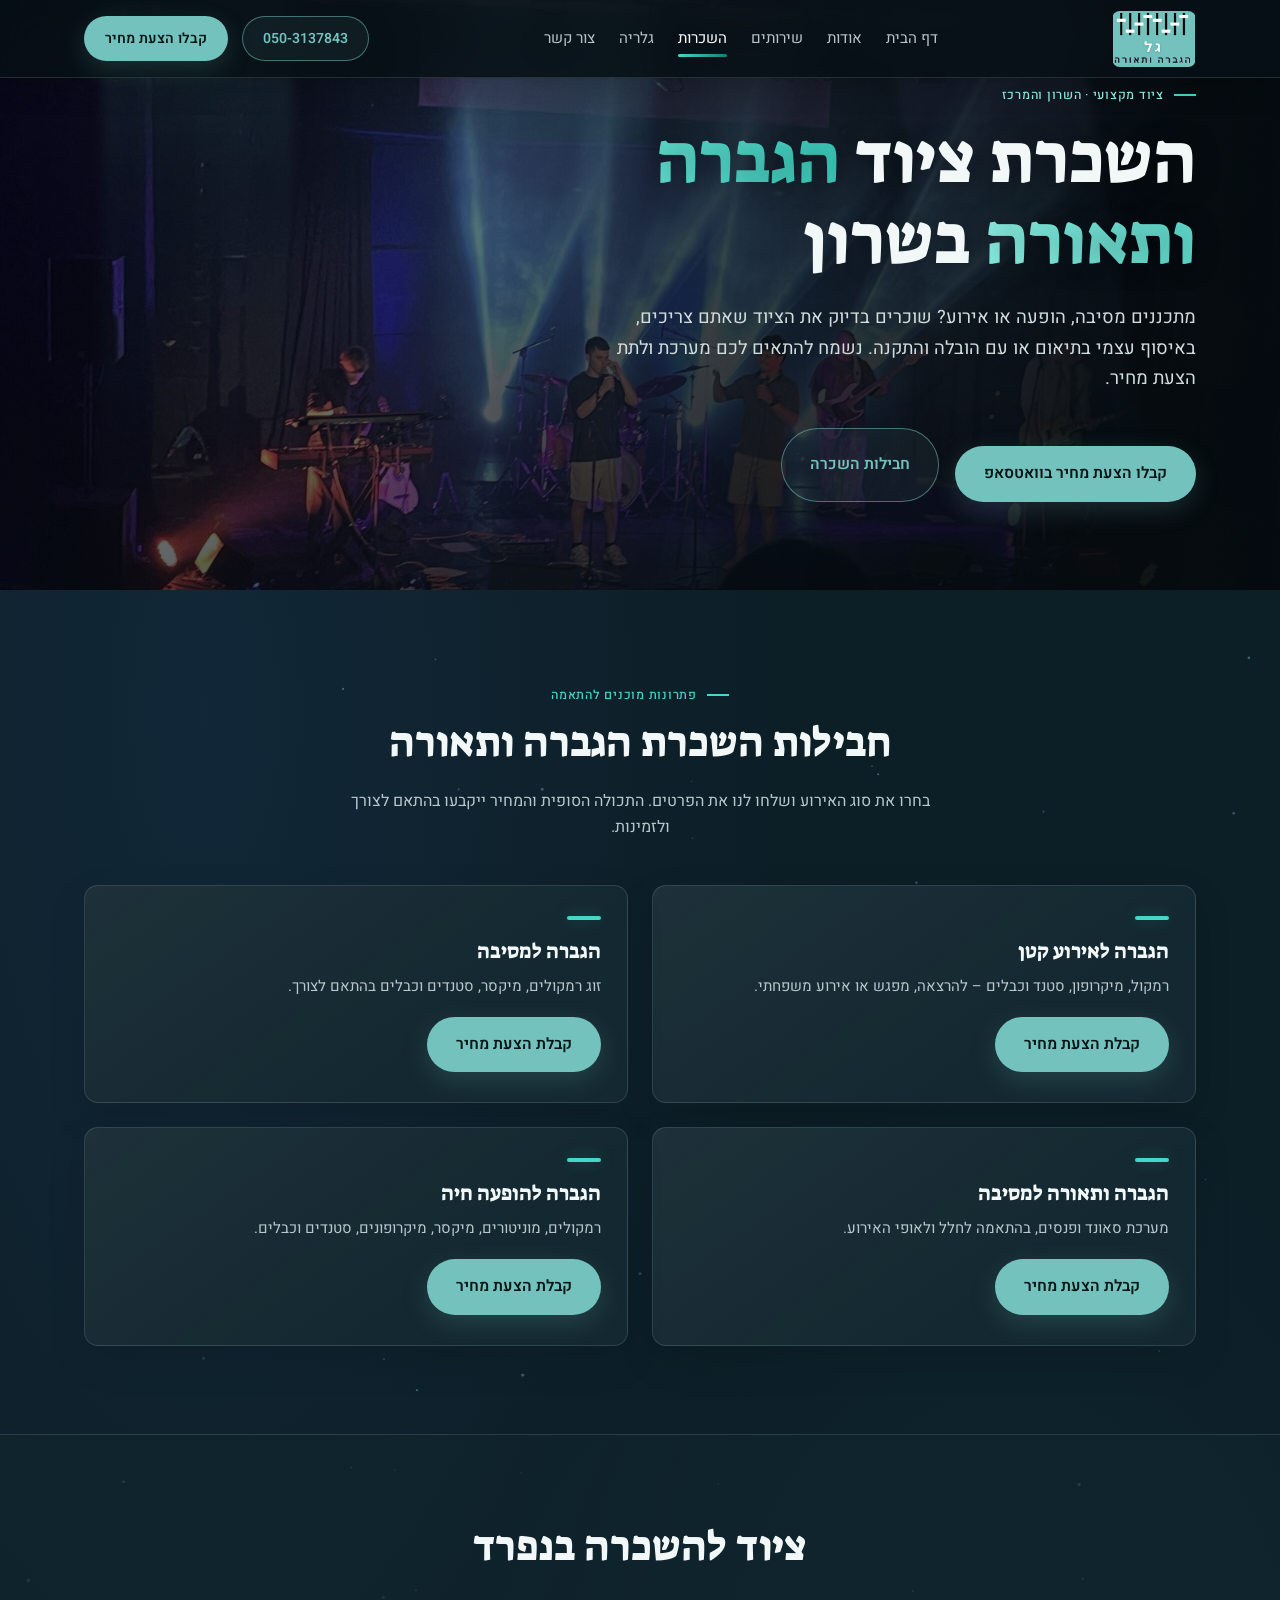
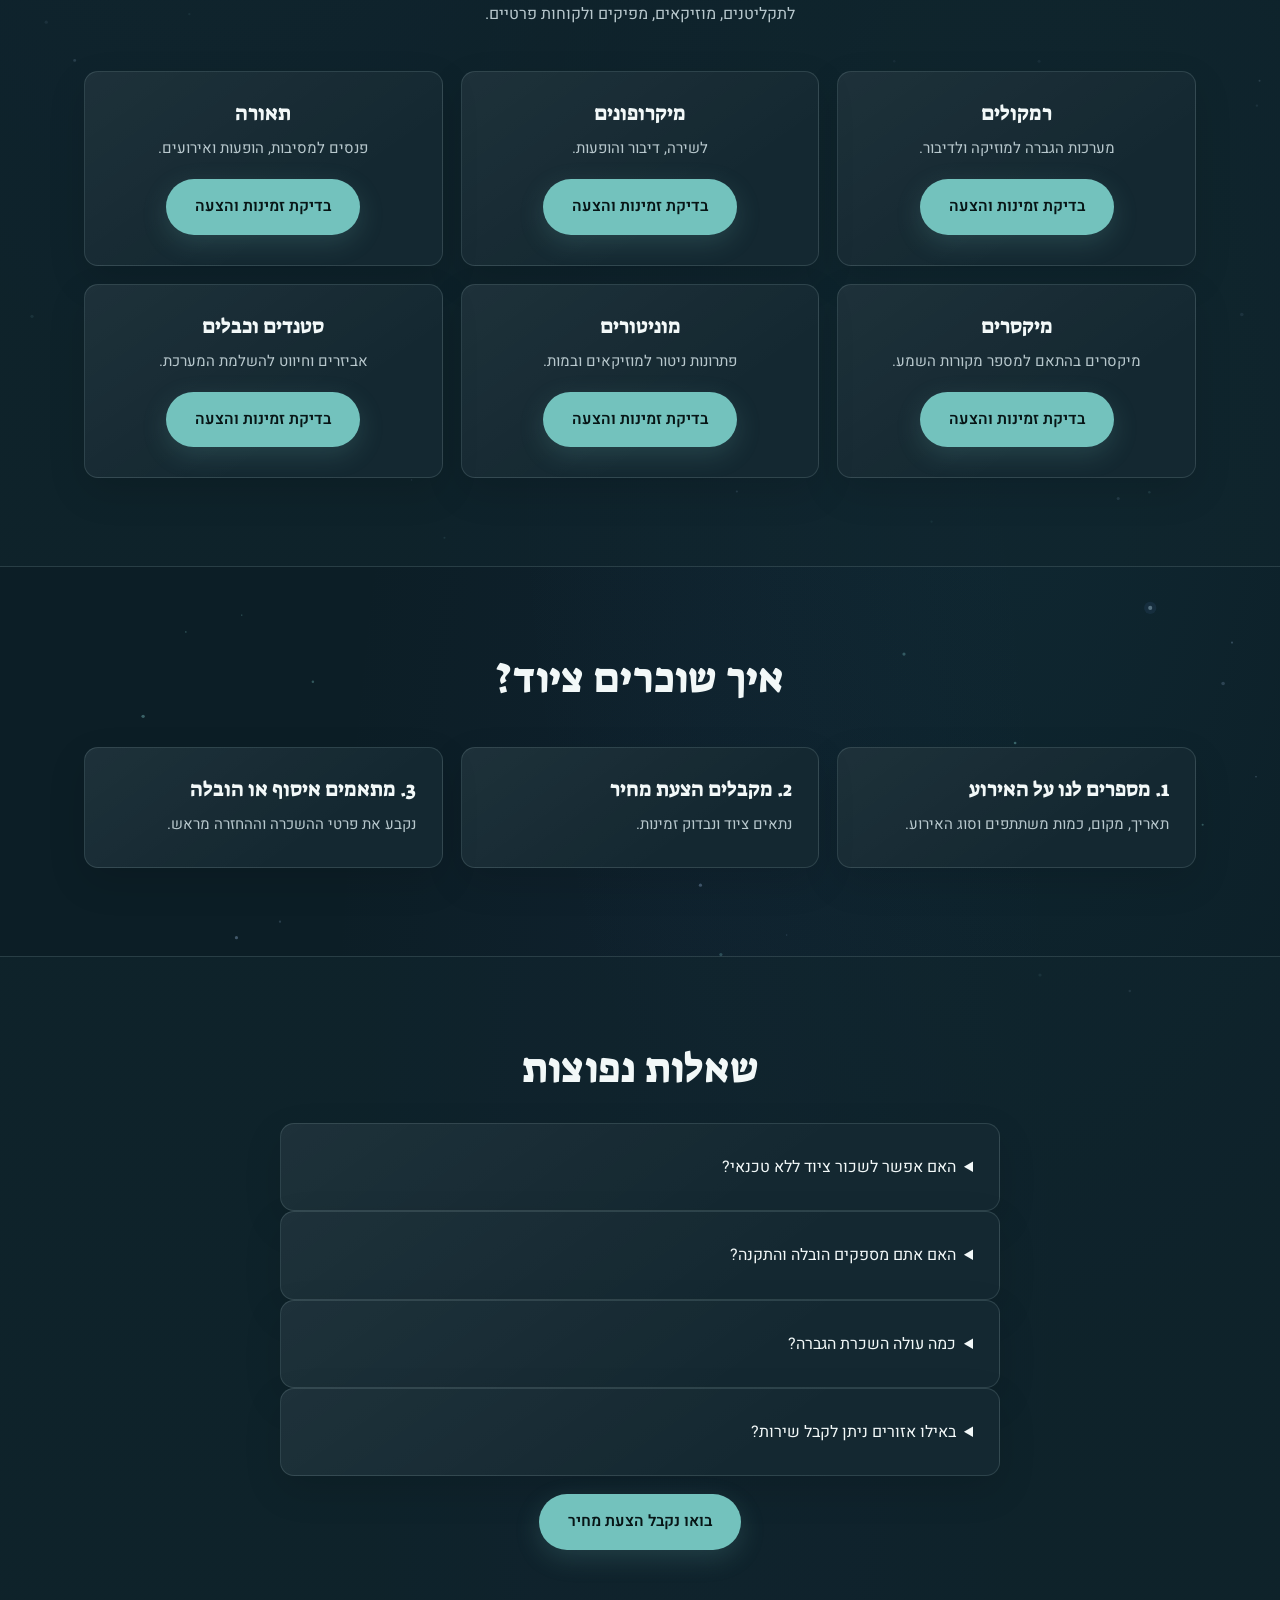
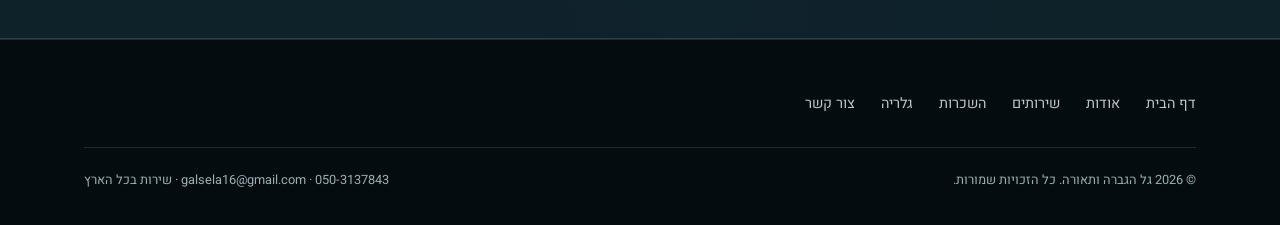
<file: rentals.html>
<!DOCTYPE html>
<html lang="he" dir="rtl">
<head>
<meta charset="UTF-8">
<meta name="viewport" content="width=device-width, initial-scale=1.0">
<title>השכרת ציוד הגברה ותאורה בשרון | גל הגברה ותאורה</title>
<meta name="description" content="השכרת רמקולים, מיקרופונים, מיקסרים, מוניטורים ותאורה למסיבות ולהופעות באזור השרון. איסוף עצמי בתיאום או הובלה והתקנה. פנו להצעת מחיר.">
<link rel="preconnect" href="https://fonts.googleapis.com">
<link rel="preconnect" href="https://fonts.gstatic.com" crossorigin>
<link href="https://fonts.googleapis.com/css2?family=Suez+One&family=Heebo:wght@300;400;500;600;700;900&display=swap" rel="stylesheet">
<link rel="stylesheet" href="styles.css?v=logo-match-buttons-20261128">
<link rel="canonical" href="https://galsela16.github.io/galsound/rentals.html">
<link rel="icon" href="favicon.svg" type="image/svg+xml">

<meta property="og:type" content="website">
<meta property="og:site_name" content="גל הגברה ותאורה">
<meta property="og:locale" content="he_IL">
<meta property="og:title" content="השכרת ציוד הגברה ותאורה בשרון | גל הגברה ותאורה">
<meta property="og:description" content="השכרת רמקולים, מיקרופונים, מיקסרים, מוניטורים ותאורה למסיבות ולהופעות באזור השרון. איסוף עצמי בתיאום או הובלה והתקנה. פנו להצעת מחיר.">
<meta property="og:url" content="https://galsela16.github.io/galsound/rentals.html">
<meta property="og:image" content="https://galsela16.github.io/galsound/images/og-image.jpg">
<meta property="og:image:width" content="1200">
<meta property="og:image:height" content="630">

<meta name="twitter:card" content="summary_large_image">
<meta name="twitter:title" content="השכרת ציוד הגברה ותאורה בשרון | גל הגברה ותאורה">
<meta name="twitter:description" content="השכרת רמקולים, מיקרופונים, מיקסרים, מוניטורים ותאורה למסיבות ולהופעות באזור השרון. איסוף עצמי בתיאום או הובלה והתקנה. פנו להצעת מחיר.">
<meta name="twitter:image" content="https://galsela16.github.io/galsound/images/og-image.jpg">

<script type="application/ld+json">
{
  "@context": "https://schema.org",
  "@type": "Service",
  "name": "השכרת ציוד הגברה ותאורה",
  "description": "השכרת רמקולים, מיקרופונים, מיקסרים, מוניטורים ותאורה למסיבות ולהופעות באזור השרון. איסוף עצמי בתיאום או הובלה והתקנה. פנו להצעת מחיר.",
  "url": "https://galsela16.github.io/galsound/rentals.html",
  "provider": {
    "@type": "LocalBusiness",
    "name": "גל הגברה ותאורה",
    "url": "https://galsela16.github.io/galsound/",
    "telephone": "+972503137843"
  },
  "areaServed": {
    "@type": "Place",
    "name": "השרון, ישראל"
  }
}
</script>
</head>
<body>

<header class="site-header">
  <div class="container nav-inner">
    <a href="index.html" class="logo"><img src="images/logo-brand.svg" alt="גל הגברה ותאורה"></a>
    <nav>
      <ul class="nav-links">
        <li><a href="index.html">דף הבית</a></li>
        <li><a href="about.html">אודות</a></li>
        <li><a href="services.html">שירותים</a></li>
        <li><a href="rentals.html" aria-current="page">השכרות</a></li>
        <li><a href="gallery.html">גלריה</a></li>
        <li><a href="contact.html">צור קשר</a></li>
      </ul>
    </nav>
    <div class="nav-cta">
      <a href="tel:0503137843" class="btn btn-ghost">050-3137843</a>
      <a href="contact.html" class="btn btn-primary">קבלו הצעת מחיר</a>
    </div>
    <button class="nav-toggle" aria-label="פתח תפריט" aria-expanded="false"><span></span></button>
  </div>
</header>
<div class="mobile-panel">
  <ul>
    <li><a href="index.html">דף הבית</a></li>
    <li><a href="about.html">אודות</a></li>
    <li><a href="services.html">שירותים</a></li>
        <li><a href="rentals.html" aria-current="page">השכרות</a></li>
    <li><a href="gallery.html">גלריה</a></li>
    <li><a href="contact.html">צור קשר</a></li>
  </ul>
  <a href="tel:0503137843" class="btn btn-primary" style="width:100%;justify-content:center;">התקשרו עכשיו: 050-3137843</a>
</div>


<main>
<section class="hero hero-rentals" style="min-height:52vh">
  <div class="beams" aria-hidden="true"><span class="beam b1"></span><span class="beam b2"></span><span class="beam b3"></span></div>
  <div class="container hero-inner">
    <span class="eyebrow">ציוד מקצועי · השרון והמרכז</span>
    <h1>השכרת ציוד <em>הגברה ותאורה</em> בשרון</h1>
    <p class="hero-lead">מתכננים מסיבה, הופעה או אירוע? שוכרים בדיוק את הציוד שאתם צריכים, באיסוף עצמי בתיאום או עם הובלה והתקנה. נשמח להתאים לכם מערכת ולתת הצעת מחיר.</p>
    <div class="hero-actions"><a class="btn btn-primary" style="margin-top:18px" href="https://wa.me/972503137843?text=%D7%A9%D7%9C%D7%95%D7%9D%2C%20%D7%90%D7%A9%D7%9E%D7%97%20%D7%9C%D7%A7%D7%91%D7%9C%20%D7%94%D7%A6%D7%A2%D7%AA%20%D7%9E%D7%97%D7%99%D7%A8%20%D7%9C%D7%94%D7%A9%D7%9B%D7%A8%D7%AA%20%D7%A6%D7%99%D7%95%D7%93%20%D7%94%D7%92%D7%91%D7%A8%D7%94%20%D7%95%D7%AA%D7%90%D7%95%D7%A8%D7%94.%0A%D7%AA%D7%90%D7%A8%D7%99%D7%9A%20%D7%94%D7%90%D7%99%D7%A8%D7%95%D7%A2%3A%20%0A%D7%9E%D7%99%D7%A7%D7%95%D7%9D%3A%20%0A%D7%9B%D7%9E%D7%95%D7%AA%20%D7%9E%D7%A9%D7%AA%D7%AA%D7%A4%D7%99%D7%9D%3A%20%0A%D7%90%D7%99%D7%A1%D7%95%D7%A3%20%D7%A2%D7%A6%D7%9E%D7%99%20%2F%20%D7%94%D7%95%D7%91%D7%9C%D7%94%20%D7%95%D7%94%D7%AA%D7%A7%D7%A0%D7%94%3A%20">קבלו הצעת מחיר בוואטסאפ</a><a href="#packages" class="btn btn-ghost">חבילות השכרה</a></div>
  </div>
</section>
<section id="packages" style="scroll-margin-top:76px">
  <div class="container">
    <div class="section-head"><span class="eyebrow">פתרונות מוכנים להתאמה</span><h2>חבילות השכרת הגברה ותאורה</h2><p>בחרו את סוג האירוע ושלחו לנו את הפרטים. התכולה הסופית והמחיר ייקבעו בהתאם לצורך ולזמינות.</p></div>
    <div class="grid-2"><article class="card"><div class="icon-bar"></div><h3>הגברה לאירוע קטן</h3><p>רמקול, מיקרופון, סטנד וכבלים – להרצאה, מפגש או אירוע משפחתי.</p><a class="btn btn-primary" style="margin-top:18px" href="https://wa.me/972503137843?text=%D7%A9%D7%9C%D7%95%D7%9D%2C%20%D7%90%D7%A9%D7%9E%D7%97%20%D7%9C%D7%A7%D7%91%D7%9C%20%D7%94%D7%A6%D7%A2%D7%AA%20%D7%9E%D7%97%D7%99%D7%A8%20%D7%9C%D7%94%D7%A9%D7%9B%D7%A8%D7%AA%20%D7%94%D7%92%D7%91%D7%A8%D7%94%20%D7%9C%D7%90%D7%99%D7%A8%D7%95%D7%A2%20%D7%A7%D7%98%D7%9F.%0A%D7%AA%D7%90%D7%A8%D7%99%D7%9A%20%D7%94%D7%90%D7%99%D7%A8%D7%95%D7%A2%3A%20%0A%D7%9E%D7%99%D7%A7%D7%95%D7%9D%3A%20%0A%D7%9B%D7%9E%D7%95%D7%AA%20%D7%9E%D7%A9%D7%AA%D7%AA%D7%A4%D7%99%D7%9D%3A%20%0A%D7%90%D7%99%D7%A1%D7%95%D7%A3%20%D7%A2%D7%A6%D7%9E%D7%99%20%2F%20%D7%94%D7%95%D7%91%D7%9C%D7%94%20%D7%95%D7%94%D7%AA%D7%A7%D7%A0%D7%94%3A%20">קבלת הצעת מחיר</a></article>
<article class="card"><div class="icon-bar"></div><h3>הגברה למסיבה</h3><p>זוג רמקולים, מיקסר, סטנדים וכבלים בהתאם לצורך.</p><a class="btn btn-primary" style="margin-top:18px" href="https://wa.me/972503137843?text=%D7%A9%D7%9C%D7%95%D7%9D%2C%20%D7%90%D7%A9%D7%9E%D7%97%20%D7%9C%D7%A7%D7%91%D7%9C%20%D7%94%D7%A6%D7%A2%D7%AA%20%D7%9E%D7%97%D7%99%D7%A8%20%D7%9C%D7%94%D7%A9%D7%9B%D7%A8%D7%AA%20%D7%94%D7%92%D7%91%D7%A8%D7%94%20%D7%9C%D7%9E%D7%A1%D7%99%D7%91%D7%94.%0A%D7%AA%D7%90%D7%A8%D7%99%D7%9A%20%D7%94%D7%90%D7%99%D7%A8%D7%95%D7%A2%3A%20%0A%D7%9E%D7%99%D7%A7%D7%95%D7%9D%3A%20%0A%D7%9B%D7%9E%D7%95%D7%AA%20%D7%9E%D7%A9%D7%AA%D7%AA%D7%A4%D7%99%D7%9D%3A%20%0A%D7%90%D7%99%D7%A1%D7%95%D7%A3%20%D7%A2%D7%A6%D7%9E%D7%99%20%2F%20%D7%94%D7%95%D7%91%D7%9C%D7%94%20%D7%95%D7%94%D7%AA%D7%A7%D7%A0%D7%94%3A%20">קבלת הצעת מחיר</a></article>
<article class="card"><div class="icon-bar"></div><h3>הגברה ותאורה למסיבה</h3><p>מערכת סאונד ופנסים, בהתאמה לחלל ולאופי האירוע.</p><a class="btn btn-primary" style="margin-top:18px" href="https://wa.me/972503137843?text=%D7%A9%D7%9C%D7%95%D7%9D%2C%20%D7%90%D7%A9%D7%9E%D7%97%20%D7%9C%D7%A7%D7%91%D7%9C%20%D7%94%D7%A6%D7%A2%D7%AA%20%D7%9E%D7%97%D7%99%D7%A8%20%D7%9C%D7%94%D7%A9%D7%9B%D7%A8%D7%AA%20%D7%94%D7%92%D7%91%D7%A8%D7%94%20%D7%95%D7%AA%D7%90%D7%95%D7%A8%D7%94%20%D7%9C%D7%9E%D7%A1%D7%99%D7%91%D7%94.%0A%D7%AA%D7%90%D7%A8%D7%99%D7%9A%20%D7%94%D7%90%D7%99%D7%A8%D7%95%D7%A2%3A%20%0A%D7%9E%D7%99%D7%A7%D7%95%D7%9D%3A%20%0A%D7%9B%D7%9E%D7%95%D7%AA%20%D7%9E%D7%A9%D7%AA%D7%AA%D7%A4%D7%99%D7%9D%3A%20%0A%D7%90%D7%99%D7%A1%D7%95%D7%A3%20%D7%A2%D7%A6%D7%9E%D7%99%20%2F%20%D7%94%D7%95%D7%91%D7%9C%D7%94%20%D7%95%D7%94%D7%AA%D7%A7%D7%A0%D7%94%3A%20">קבלת הצעת מחיר</a></article>
<article class="card"><div class="icon-bar"></div><h3>הגברה להופעה חיה</h3><p>רמקולים, מוניטורים, מיקסר, מיקרופונים, סטנדים וכבלים.</p><a class="btn btn-primary" style="margin-top:18px" href="https://wa.me/972503137843?text=%D7%A9%D7%9C%D7%95%D7%9D%2C%20%D7%90%D7%A9%D7%9E%D7%97%20%D7%9C%D7%A7%D7%91%D7%9C%20%D7%94%D7%A6%D7%A2%D7%AA%20%D7%9E%D7%97%D7%99%D7%A8%20%D7%9C%D7%94%D7%A9%D7%9B%D7%A8%D7%AA%20%D7%94%D7%92%D7%91%D7%A8%D7%94%20%D7%9C%D7%94%D7%95%D7%A4%D7%A2%D7%94%20%D7%97%D7%99%D7%94.%0A%D7%AA%D7%90%D7%A8%D7%99%D7%9A%20%D7%94%D7%90%D7%99%D7%A8%D7%95%D7%A2%3A%20%0A%D7%9E%D7%99%D7%A7%D7%95%D7%9D%3A%20%0A%D7%9B%D7%9E%D7%95%D7%AA%20%D7%9E%D7%A9%D7%AA%D7%AA%D7%A4%D7%99%D7%9D%3A%20%0A%D7%90%D7%99%D7%A1%D7%95%D7%A3%20%D7%A2%D7%A6%D7%9E%D7%99%20%2F%20%D7%94%D7%95%D7%91%D7%9C%D7%94%20%D7%95%D7%94%D7%AA%D7%A7%D7%A0%D7%94%3A%20">קבלת הצעת מחיר</a></article></div>
  </div>
</section>
<section class="band">
  <div class="container"><div class="section-head"><h2>ציוד להשכרה בנפרד</h2><p>לתקליטנים, מוזיקאים, מפיקים ולקוחות פרטיים.</p></div>
  <div class="grid-3"><article class="card"><h3>רמקולים</h3><p>מערכות הגברה למוזיקה ולדיבור.</p><a class="btn btn-primary" style="margin-top:18px" href="https://wa.me/972503137843?text=%D7%A9%D7%9C%D7%95%D7%9D%2C%20%D7%90%D7%A9%D7%9E%D7%97%20%D7%9C%D7%A7%D7%91%D7%9C%20%D7%94%D7%A6%D7%A2%D7%AA%20%D7%9E%D7%97%D7%99%D7%A8%20%D7%9C%D7%94%D7%A9%D7%9B%D7%A8%D7%AA%20%D7%A8%D7%9E%D7%A7%D7%95%D7%9C%D7%99%D7%9D.%0A%D7%AA%D7%90%D7%A8%D7%99%D7%9A%20%D7%94%D7%90%D7%99%D7%A8%D7%95%D7%A2%3A%20%0A%D7%9E%D7%99%D7%A7%D7%95%D7%9D%3A%20%0A%D7%9B%D7%9E%D7%95%D7%AA%20%D7%9E%D7%A9%D7%AA%D7%AA%D7%A4%D7%99%D7%9D%3A%20%0A%D7%90%D7%99%D7%A1%D7%95%D7%A3%20%D7%A2%D7%A6%D7%9E%D7%99%20%2F%20%D7%94%D7%95%D7%91%D7%9C%D7%94%20%D7%95%D7%94%D7%AA%D7%A7%D7%A0%D7%94%3A%20">בדיקת זמינות והצעה</a></article>
<article class="card"><h3>מיקרופונים</h3><p>לשירה, דיבור והופעות.</p><a class="btn btn-primary" style="margin-top:18px" href="https://wa.me/972503137843?text=%D7%A9%D7%9C%D7%95%D7%9D%2C%20%D7%90%D7%A9%D7%9E%D7%97%20%D7%9C%D7%A7%D7%91%D7%9C%20%D7%94%D7%A6%D7%A2%D7%AA%20%D7%9E%D7%97%D7%99%D7%A8%20%D7%9C%D7%94%D7%A9%D7%9B%D7%A8%D7%AA%20%D7%9E%D7%99%D7%A7%D7%A8%D7%95%D7%A4%D7%95%D7%A0%D7%99%D7%9D.%0A%D7%AA%D7%90%D7%A8%D7%99%D7%9A%20%D7%94%D7%90%D7%99%D7%A8%D7%95%D7%A2%3A%20%0A%D7%9E%D7%99%D7%A7%D7%95%D7%9D%3A%20%0A%D7%9B%D7%9E%D7%95%D7%AA%20%D7%9E%D7%A9%D7%AA%D7%AA%D7%A4%D7%99%D7%9D%3A%20%0A%D7%90%D7%99%D7%A1%D7%95%D7%A3%20%D7%A2%D7%A6%D7%9E%D7%99%20%2F%20%D7%94%D7%95%D7%91%D7%9C%D7%94%20%D7%95%D7%94%D7%AA%D7%A7%D7%A0%D7%94%3A%20">בדיקת זמינות והצעה</a></article>
<article class="card"><h3>תאורה</h3><p>פנסים למסיבות, הופעות ואירועים.</p><a class="btn btn-primary" style="margin-top:18px" href="https://wa.me/972503137843?text=%D7%A9%D7%9C%D7%95%D7%9D%2C%20%D7%90%D7%A9%D7%9E%D7%97%20%D7%9C%D7%A7%D7%91%D7%9C%20%D7%94%D7%A6%D7%A2%D7%AA%20%D7%9E%D7%97%D7%99%D7%A8%20%D7%9C%D7%94%D7%A9%D7%9B%D7%A8%D7%AA%20%D7%AA%D7%90%D7%95%D7%A8%D7%94.%0A%D7%AA%D7%90%D7%A8%D7%99%D7%9A%20%D7%94%D7%90%D7%99%D7%A8%D7%95%D7%A2%3A%20%0A%D7%9E%D7%99%D7%A7%D7%95%D7%9D%3A%20%0A%D7%9B%D7%9E%D7%95%D7%AA%20%D7%9E%D7%A9%D7%AA%D7%AA%D7%A4%D7%99%D7%9D%3A%20%0A%D7%90%D7%99%D7%A1%D7%95%D7%A3%20%D7%A2%D7%A6%D7%9E%D7%99%20%2F%20%D7%94%D7%95%D7%91%D7%9C%D7%94%20%D7%95%D7%94%D7%AA%D7%A7%D7%A0%D7%94%3A%20">בדיקת זמינות והצעה</a></article>
<article class="card"><h3>מיקסרים</h3><p>מיקסרים בהתאם למספר מקורות השמע.</p><a class="btn btn-primary" style="margin-top:18px" href="https://wa.me/972503137843?text=%D7%A9%D7%9C%D7%95%D7%9D%2C%20%D7%90%D7%A9%D7%9E%D7%97%20%D7%9C%D7%A7%D7%91%D7%9C%20%D7%94%D7%A6%D7%A2%D7%AA%20%D7%9E%D7%97%D7%99%D7%A8%20%D7%9C%D7%94%D7%A9%D7%9B%D7%A8%D7%AA%20%D7%9E%D7%99%D7%A7%D7%A1%D7%A8%D7%99%D7%9D.%0A%D7%AA%D7%90%D7%A8%D7%99%D7%9A%20%D7%94%D7%90%D7%99%D7%A8%D7%95%D7%A2%3A%20%0A%D7%9E%D7%99%D7%A7%D7%95%D7%9D%3A%20%0A%D7%9B%D7%9E%D7%95%D7%AA%20%D7%9E%D7%A9%D7%AA%D7%AA%D7%A4%D7%99%D7%9D%3A%20%0A%D7%90%D7%99%D7%A1%D7%95%D7%A3%20%D7%A2%D7%A6%D7%9E%D7%99%20%2F%20%D7%94%D7%95%D7%91%D7%9C%D7%94%20%D7%95%D7%94%D7%AA%D7%A7%D7%A0%D7%94%3A%20">בדיקת זמינות והצעה</a></article>
<article class="card"><h3>מוניטורים</h3><p>פתרונות ניטור למוזיקאים ובמות.</p><a class="btn btn-primary" style="margin-top:18px" href="https://wa.me/972503137843?text=%D7%A9%D7%9C%D7%95%D7%9D%2C%20%D7%90%D7%A9%D7%9E%D7%97%20%D7%9C%D7%A7%D7%91%D7%9C%20%D7%94%D7%A6%D7%A2%D7%AA%20%D7%9E%D7%97%D7%99%D7%A8%20%D7%9C%D7%94%D7%A9%D7%9B%D7%A8%D7%AA%20%D7%9E%D7%95%D7%A0%D7%99%D7%98%D7%95%D7%A8%D7%99%D7%9D.%0A%D7%AA%D7%90%D7%A8%D7%99%D7%9A%20%D7%94%D7%90%D7%99%D7%A8%D7%95%D7%A2%3A%20%0A%D7%9E%D7%99%D7%A7%D7%95%D7%9D%3A%20%0A%D7%9B%D7%9E%D7%95%D7%AA%20%D7%9E%D7%A9%D7%AA%D7%AA%D7%A4%D7%99%D7%9D%3A%20%0A%D7%90%D7%99%D7%A1%D7%95%D7%A3%20%D7%A2%D7%A6%D7%9E%D7%99%20%2F%20%D7%94%D7%95%D7%91%D7%9C%D7%94%20%D7%95%D7%94%D7%AA%D7%A7%D7%A0%D7%94%3A%20">בדיקת זמינות והצעה</a></article>
<article class="card"><h3>סטנדים וכבלים</h3><p>אביזרים וחיווט להשלמת המערכת.</p><a class="btn btn-primary" style="margin-top:18px" href="https://wa.me/972503137843?text=%D7%A9%D7%9C%D7%95%D7%9D%2C%20%D7%90%D7%A9%D7%9E%D7%97%20%D7%9C%D7%A7%D7%91%D7%9C%20%D7%94%D7%A6%D7%A2%D7%AA%20%D7%9E%D7%97%D7%99%D7%A8%20%D7%9C%D7%94%D7%A9%D7%9B%D7%A8%D7%AA%20%D7%A1%D7%98%D7%A0%D7%93%D7%99%D7%9D%20%D7%95%D7%9B%D7%91%D7%9C%D7%99%D7%9D.%0A%D7%AA%D7%90%D7%A8%D7%99%D7%9A%20%D7%94%D7%90%D7%99%D7%A8%D7%95%D7%A2%3A%20%0A%D7%9E%D7%99%D7%A7%D7%95%D7%9D%3A%20%0A%D7%9B%D7%9E%D7%95%D7%AA%20%D7%9E%D7%A9%D7%AA%D7%AA%D7%A4%D7%99%D7%9D%3A%20%0A%D7%90%D7%99%D7%A1%D7%95%D7%A3%20%D7%A2%D7%A6%D7%9E%D7%99%20%2F%20%D7%94%D7%95%D7%91%D7%9C%D7%94%20%D7%95%D7%94%D7%AA%D7%A7%D7%A0%D7%94%3A%20">בדיקת זמינות והצעה</a></article></div></div>
</section>
<section><div class="container"><div class="section-head"><h2>איך שוכרים ציוד?</h2></div>
<div class="grid-3"><div class="card"><h3>1. מספרים לנו על האירוע</h3><p>תאריך, מקום, כמות משתתפים וסוג האירוע.</p></div><div class="card"><h3>2. מקבלים הצעת מחיר</h3><p>נתאים ציוד ונבדוק זמינות.</p></div><div class="card"><h3>3. מתאמים איסוף או הובלה</h3><p>נקבע את פרטי ההשכרה וההחזרה מראש.</p></div></div></div></section>
<section class="band"><div class="container"><h2>שאלות נפוצות</h2><div style="max-width:720px;margin:auto;text-align:right"><details class="card"><summary>האם אפשר לשכור ציוד ללא טכנאי?</summary><p>כן, אפשר לתאם איסוף עצמי של ציוד בהתאם לסוג האירוע.</p></details><details class="card"><summary>האם אתם מספקים הובלה והתקנה?</summary><p>כן, ניתן לקבל הצעת מחיר גם לשירות הכולל הובלה והתקנה.</p></details><details class="card"><summary>כמה עולה השכרת הגברה?</summary><p>המחיר תלוי בסוג הציוד, במשך ההשכרה ובשירות הנדרש. פנו אלינו להצעה מותאמת.</p></details><details class="card"><summary>באילו אזורים ניתן לקבל שירות?</summary><p>השכרות באזור השרון, לרבות נתניה, קדימה-צורן, תל מונד ויישובי הסביבה. שירותי הובלה והתקנה בתיאום גם באזורים נוספים.</p></details></div><a class="btn btn-primary" style="margin-top:18px" href="https://wa.me/972503137843?text=%D7%A9%D7%9C%D7%95%D7%9D%2C%20%D7%90%D7%A9%D7%9E%D7%97%20%D7%9C%D7%A7%D7%91%D7%9C%20%D7%94%D7%A6%D7%A2%D7%AA%20%D7%9E%D7%97%D7%99%D7%A8%20%D7%9C%D7%94%D7%A9%D7%9B%D7%A8%D7%AA%20%D7%A6%D7%99%D7%95%D7%93%20%D7%94%D7%92%D7%91%D7%A8%D7%94%20%D7%95%D7%AA%D7%90%D7%95%D7%A8%D7%94.%0A%D7%AA%D7%90%D7%A8%D7%99%D7%9A%20%D7%94%D7%90%D7%99%D7%A8%D7%95%D7%A2%3A%20%0A%D7%9E%D7%99%D7%A7%D7%95%D7%9D%3A%20%0A%D7%9B%D7%9E%D7%95%D7%AA%20%D7%9E%D7%A9%D7%AA%D7%AA%D7%A4%D7%99%D7%9D%3A%20%0A%D7%90%D7%99%D7%A1%D7%95%D7%A3%20%D7%A2%D7%A6%D7%9E%D7%99%20%2F%20%D7%94%D7%95%D7%91%D7%9C%D7%94%20%D7%95%D7%94%D7%AA%D7%A7%D7%A0%D7%94%3A%20">בואו נקבל הצעת מחיר</a></div></section>
</main>

<footer class="site-footer">
  <div class="container">
    <div class="footer-top">
      
      <ul class="footer-links">
        <li><a href="index.html">דף הבית</a></li>
        <li><a href="about.html">אודות</a></li>
        <li><a href="services.html">שירותים</a></li>
        <li><a href="rentals.html" aria-current="page">השכרות</a></li>
        <li><a href="gallery.html">גלריה</a></li>
        <li><a href="contact.html">צור קשר</a></li>
      </ul>
    </div>
    <div class="footer-bottom">
      <span>&copy; <span id="year"></span> גל הגברה ותאורה. כל הזכויות שמורות.</span>
      <span>050-3137843 · galsela16@gmail.com · שירות בכל הארץ</span>
    </div>
  </div>
</footer>

<script src="script.js"></script>
</body>
</html>
</file>
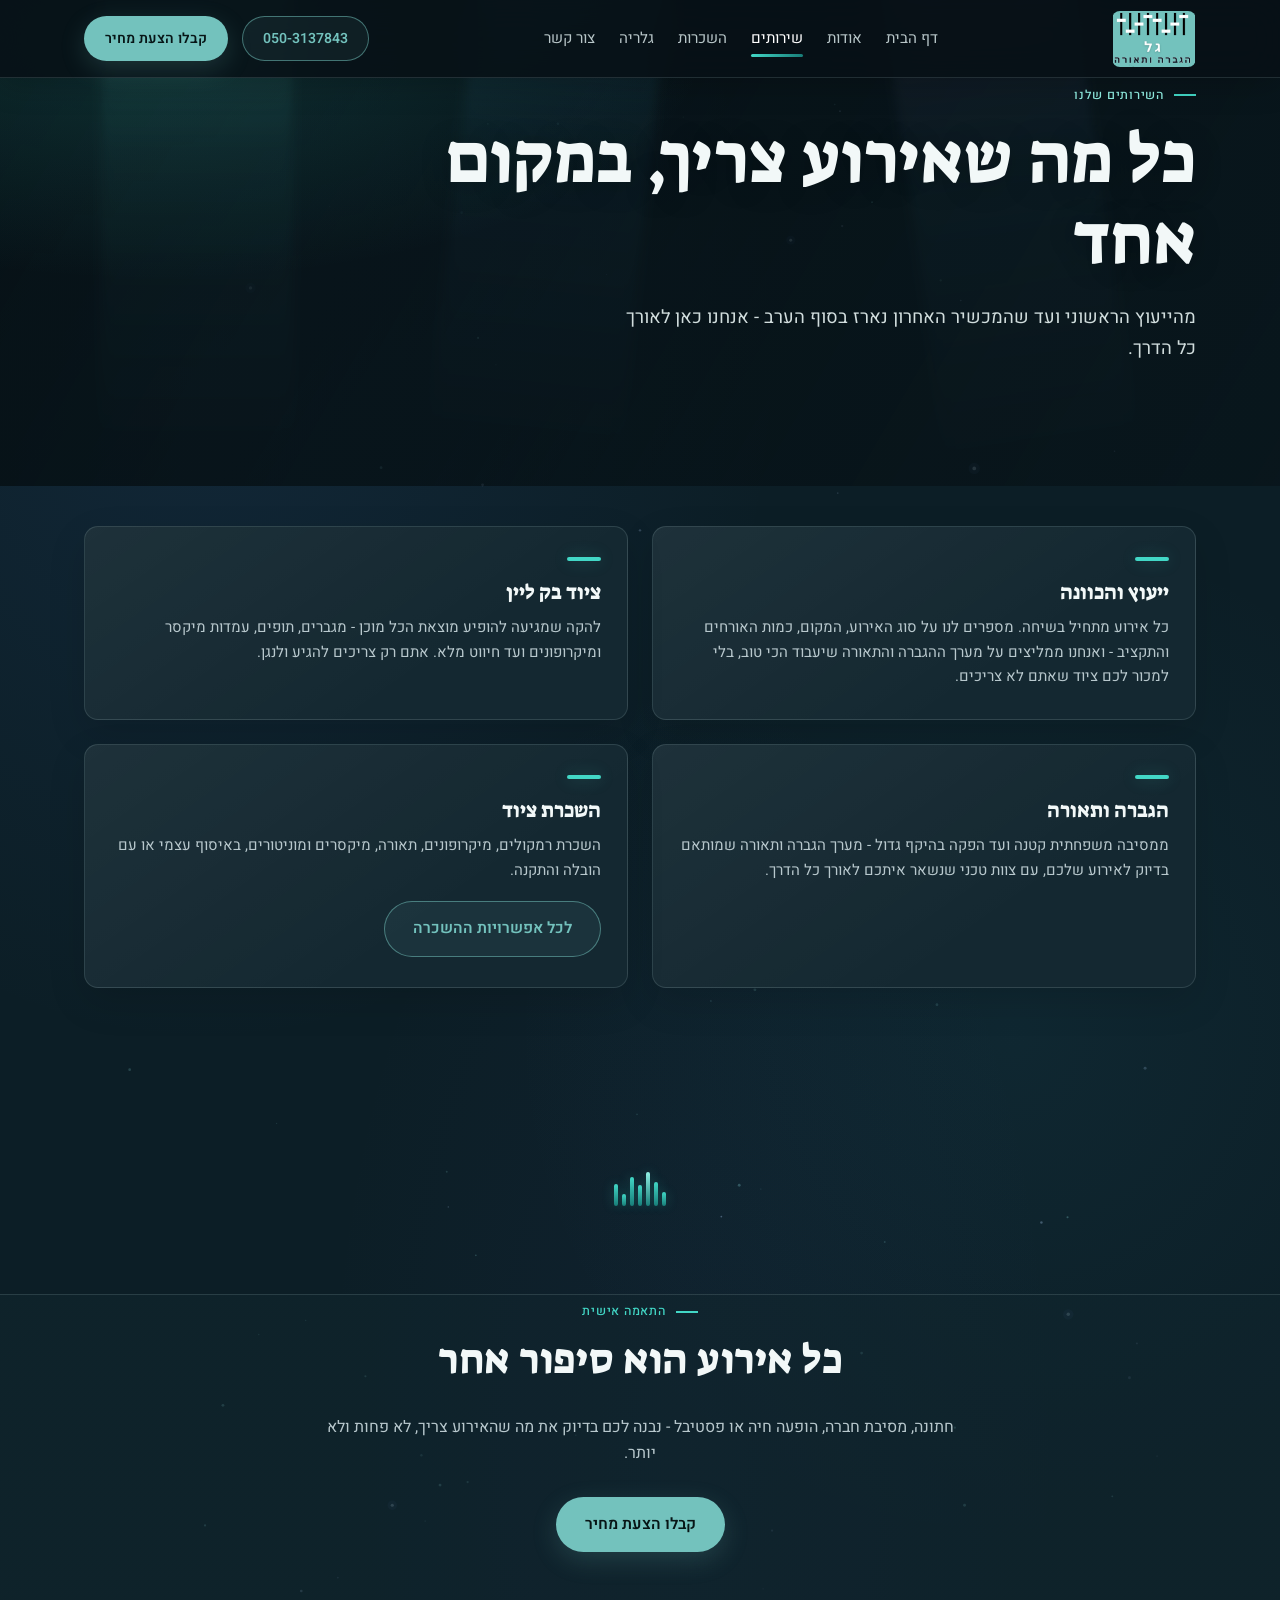
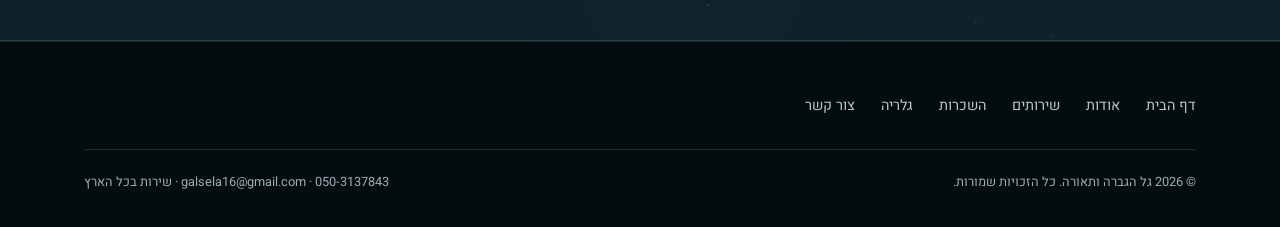
<file: services.html>
<!DOCTYPE html>
<html lang="he" dir="rtl">
<head>
<meta charset="UTF-8">
<meta name="viewport" content="width=device-width, initial-scale=1.0">
<title>שירותים | גל הגברה ותאורה</title>
<meta name="description" content="ייעוץ והכוונה, ציוד בק ליין, הגברה ותאורה והשכרת ציוד — כל השירותים של גל הגברה ותאורה לאירוע שלכם.">
<link rel="preconnect" href="https://fonts.googleapis.com">
<link rel="preconnect" href="https://fonts.gstatic.com" crossorigin>
<link href="https://fonts.googleapis.com/css2?family=Suez+One&family=Heebo:wght@300;400;500;600;700;900&display=swap" rel="stylesheet">
<link rel="stylesheet" href="styles.css?v=logo-match-buttons-20261128">
<link rel="canonical" href="https://galsela16.github.io/galsound/services.html">
<link rel="icon" href="favicon.svg" type="image/svg+xml">

<meta property="og:type" content="website">
<meta property="og:site_name" content="גל הגברה ותאורה">
<meta property="og:locale" content="he_IL">
<meta property="og:title" content="שירותים | גל הגברה ותאורה">
<meta property="og:description" content="ייעוץ והכוונה, ציוד בק ליין, הגברה ותאורה והשכרת ציוד — כל השירותים של גל הגברה ותאורה לאירוע שלכם.">
<meta property="og:url" content="https://galsela16.github.io/galsound/services.html">
<meta property="og:image" content="https://galsela16.github.io/galsound/images/og-image.jpg">
<meta property="og:image:width" content="1200">
<meta property="og:image:height" content="630">

<meta name="twitter:card" content="summary_large_image">
<meta name="twitter:title" content="שירותים | גל הגברה ותאורה">
<meta name="twitter:description" content="ייעוץ והכוונה, ציוד בק ליין, הגברה ותאורה והשכרת ציוד — כל השירותים של גל הגברה ותאורה לאירוע שלכם.">
<meta name="twitter:image" content="https://galsela16.github.io/galsound/images/og-image.jpg">

<script type="application/ld+json">
{
  "@context": "https://schema.org",
  "@type": "LocalBusiness",
  "name": "גל הגברה ותאורה",
  "image": "https://galsela16.github.io/galsound/images/og-image.jpg",
  "url": "https://galsela16.github.io/galsound/",
  "telephone": "+972503137843",
  "email": "galsela16@gmail.com",
  "areaServed": {
    "@type": "Country",
    "name": "IL"
  },
  "description": "ציוד וצוות מקצועי להגברה ותאורה לכל סוגי האירועים, מאירועים קטנים ועד הפקות רחבות היקף. שירות בכל הארץ.",
  "priceRange": "$$"
}
</script>
</head>
<body>

<header class="site-header">
  <div class="container nav-inner">
    <a href="index.html" class="logo"><img src="images/logo-brand.svg" alt="גל הגברה ותאורה"></a>
    <nav>
      <ul class="nav-links">
        <li><a href="index.html">דף הבית</a></li>
        <li><a href="about.html">אודות</a></li>
        <li><a href="services.html" aria-current="page">שירותים</a></li>
        <li><a href="rentals.html">השכרות</a></li>
        <li><a href="gallery.html">גלריה</a></li>
        <li><a href="contact.html">צור קשר</a></li>
      </ul>
    </nav>
    <div class="nav-cta">
      <a href="tel:0503137843" class="btn btn-ghost">050-3137843</a>
      <a href="contact.html" class="btn btn-primary">קבלו הצעת מחיר</a>
    </div>
    <button class="nav-toggle" aria-label="פתח תפריט" aria-expanded="false"><span></span></button>
  </div>
</header>
<div class="mobile-panel">
  <ul>
    <li><a href="index.html">דף הבית</a></li>
    <li><a href="about.html">אודות</a></li>
    <li><a href="services.html">שירותים</a></li>
        <li><a href="rentals.html">השכרות</a></li>
    <li><a href="gallery.html">גלריה</a></li>
    <li><a href="contact.html">צור קשר</a></li>
  </ul>
  <a href="tel:0503137843" class="btn btn-primary" style="width:100%;justify-content:center;">התקשרו עכשיו: 050-3137843</a>
</div>


<main>

  <section class="hero" style="min-height:52vh;">
    <div class="beams" aria-hidden="true">
      <span class="beam b1"></span>
      <span class="beam b2"></span>
      <span class="beam b3"></span>
    </div>
    <div class="container hero-inner">
      <span class="eyebrow">השירותים שלנו</span>
      <h1>כל מה שאירוע צריך, במקום אחד</h1>
      <p class="hero-lead">מהייעוץ הראשוני ועד שהמכשיר האחרון נארז בסוף הערב - אנחנו כאן לאורך כל הדרך.</p>
    </div>
  </section>

  <section style="padding-top:40px;">
    <div class="container">
      <div class="grid-2">

        <div class="card">
          <div class="icon-bar"></div>
          <h3>ייעוץ והכוונה</h3>
          <p>
            כל אירוע מתחיל בשיחה. מספרים לנו על סוג האירוע, המקום, כמות
            האורחים והתקציב - ואנחנו ממליצים על מערך ההגברה והתאורה שיעבוד
            הכי טוב, בלי למכור לכם ציוד שאתם לא צריכים.
          </p>
        </div>

        <div class="card">
          <div class="icon-bar"></div>
          <h3>ציוד בק ליין</h3>
          <p>
            להקה שמגיעה להופיע מוצאת הכל מוכן - מגברים, תופים, עמדות מיקסר
            ומיקרופונים ועד חיווט מלא. אתם רק צריכים להגיע ולנגן.
          </p>
        </div>

        <div class="card">
          <div class="icon-bar"></div>
          <h3>הגברה ותאורה</h3>
          <p>
            ממסיבה משפחתית קטנה ועד הפקה בהיקף גדול - מערך הגברה ותאורה
            שמותאם בדיוק לאירוע שלכם, עם צוות טכני שנשאר איתכם לאורך כל
            הדרך.
          </p>
        </div>

        <div class="card">
          <div class="icon-bar"></div>
          <h3>השכרת ציוד</h3>
          <p>השכרת רמקולים, מיקרופונים, תאורה, מיקסרים ומוניטורים, באיסוף עצמי או עם הובלה והתקנה.</p>
          <a href="rentals.html" class="btn btn-ghost" style="margin-top:18px">לכל אפשרויות ההשכרה</a>
        </div>

      </div>
    </div>
  </section>

  <section>
    <div class="container">
      <div class="eq-divider" aria-hidden="true">
        <span></span><span></span><span></span><span></span><span></span><span></span><span></span>
      </div>
    </div>
  </section>

  <section class="band" style="padding-top:0;">
    <div class="container">
      <span class="eyebrow" style="justify-content:center;">התאמה אישית</span>
      <h2>כל אירוע הוא סיפור אחר</h2>
      <p style="max-width:640px;margin:0 auto 30px;">
        חתונה, מסיבת חברה, הופעה חיה או פסטיבל - נבנה לכם בדיוק את מה
        שהאירוע צריך, לא פחות ולא יותר.
      </p>
      <a href="contact.html" class="btn btn-primary">קבלו הצעת מחיר</a>
    </div>
  </section>

</main>

<footer class="site-footer">
  <div class="container">
    <div class="footer-top">
      
      <ul class="footer-links">
        <li><a href="index.html">דף הבית</a></li>
        <li><a href="about.html">אודות</a></li>
        <li><a href="services.html">שירותים</a></li>
        <li><a href="rentals.html">השכרות</a></li>
        <li><a href="gallery.html">גלריה</a></li>
        <li><a href="contact.html">צור קשר</a></li>
      </ul>
    </div>
    <div class="footer-bottom">
      <span>&copy; <span id="year"></span> גל הגברה ותאורה. כל הזכויות שמורות.</span>
      <span>050-3137843 · galsela16@gmail.com · שירות בכל הארץ</span>
    </div>
  </div>
</footer>

<script src="script.js"></script>
</body>
</html>
</file>
<file: styles.css>
/* ==========================================================================
   גל הגברה ותאורה — Design tokens
   Palette: teal / navy / black / white — matches the גל logo mark
   Type: Suez One (display) + Heebo (body/UI)
   Signature: fader/equalizer-bar motif echoing the logo
   ========================================================================== */

:root {
  --bg: #f7fbfa;
  --bg-elev: #ffffff;
  --bg-elev-2: #e7f4f2;
  --ink: #0b1320;
  --ink-dim: #57636a;
  --teal: #2f8f86;
  --teal-soft: #73c2bd;
  --teal-deep: #4d8d86;
  --line: rgba(11, 19, 32, 0.1);

  --font-display: "Suez One", "Heebo", serif;
  --font-body: "Heebo", sans-serif;

  --radius: 6px;
  --container: 1120px;
  --nav-h: 76px;
}

* { box-sizing: border-box; }
html { scroll-behavior: smooth; }

@media (prefers-reduced-motion: reduce) {
  html { scroll-behavior: auto; }
  *, *::before, *::after {
    animation-duration: 0.001ms !important;
    animation-iteration-count: 1 !important;
    transition-duration: 0.001ms !important;
  }
}

body {
  margin: 0;
  background: var(--bg);
  color: var(--ink);
  font-family: var(--font-body);
  font-size: 16px;
  line-height: 1.65;
  -webkit-font-smoothing: antialiased;
}

img { max-width: 100%; display: block; }
a { color: inherit; text-decoration: none; }

h1, h2, h3 {
  font-family: var(--font-display);
  font-weight: 400;
  line-height: 1.15;
  margin: 0 0 0.5em;
}

h1 { font-size: clamp(2.4rem, 5.5vw, 4.6rem); }
h2 { font-size: clamp(1.8rem, 3.4vw, 2.6rem); }
h3 { font-size: 1.3rem; }

p { margin: 0 0 1em; color: var(--ink-dim); }

.eyebrow {
  display: inline-flex;
  align-items: center;
  gap: 10px;
  font-size: 0.78rem;
  letter-spacing: 0.06em;
  color: var(--teal);
  font-weight: 500;
  margin-bottom: 14px;
}
.eyebrow::before {
  content: "";
  width: 22px;
  height: 2px;
  background: var(--teal);
  display: inline-block;
}

.container {
  max-width: var(--container);
  margin: 0 auto;
  padding: 0 24px;
}

/* ---------- Buttons ---------- */
.btn {
  display: inline-flex;
  align-items: center;
  gap: 10px;
  padding: 14px 26px;
  border-radius: var(--radius);
  font-family: var(--font-body);
  font-weight: 600;
  font-size: 0.98rem;
  border: 1px solid transparent;
  cursor: pointer;
  transition: transform 0.15s ease, background 0.15s ease, border-color 0.15s ease;
}
.btn:hover { transform: translateY(-2px); }
.btn:focus-visible {
  outline: 2px solid var(--teal-soft);
  outline-offset: 3px;
}
.btn-primary {
  background: var(--teal);
  color: #ffffff;
}
.btn-primary:hover { background: #256f68; }
.btn-ghost {
  background: transparent;
  border-color: var(--line);
  color: var(--ink);
}
.btn-ghost:hover { border-color: var(--teal-soft); color: var(--teal-soft); }

/* ---------- Header / Nav ---------- */
.site-header {
  position: fixed;
  inset-inline: 0;
  top: 0;
  height: var(--nav-h);
  z-index: 100;
  background: #ffffff;
  box-shadow: 0 1px 0 var(--line);
  backdrop-filter: blur(10px);
  border-bottom: 1px solid var(--line);
}
.nav-inner {
  height: 100%;
  display: flex;
  align-items: center;
  justify-content: space-between;
}
.logo {
  font-family: var(--font-display);
  font-size: 1.5rem;
  display: flex;
  align-items: center;
  gap: 8px;
}
.logo img {
  display: block;
  width: 108px;
  height: 70px;
  object-fit: contain;
  border-radius: 8px;
  flex: 0 0 auto;
}
.logo span.dot {
  width: 8px; height: 8px; border-radius: 50%;
  background: var(--teal-deep);
  box-shadow: 0 0 12px 2px var(--teal-deep);
}
.logo small {
  font-family: var(--font-body);
  font-weight: 300;
  font-size: 0.62rem;
  color: var(--ink-dim);
  display: block;
  letter-spacing: 0.04em;
}

.nav-links {
  display: flex;
  gap: 34px;
  list-style: none;
  margin: 0; padding: 0;
}
.nav-links a {
  font-size: 0.95rem;
  color: var(--ink-dim);
  position: relative;
  padding: 6px 0;
  transition: color 0.15s ease;
}
.nav-links a:hover, .nav-links a[aria-current="page"] { color: var(--ink); }
.nav-links a[aria-current="page"]::after {
  content: "";
  position: absolute;
  bottom: -2px; right: 0; left: 0;
  height: 2px;
  background: linear-gradient(90deg, var(--teal), var(--teal-deep));
}

.nav-cta { display: flex; align-items: center; gap: 14px; }
.nav-cta .btn { padding: 10px 20px; font-size: 0.88rem; }

.nav-toggle {
  display: none;
  background: none; border: 1px solid var(--line); border-radius: var(--radius);
  color: var(--ink); width: 42px; height: 42px;
  align-items: center; justify-content: center;
  cursor: pointer;
}
.nav-toggle span, .nav-toggle span::before, .nav-toggle span::after {
  content: ""; display: block; width: 18px; height: 2px; background: var(--ink);
  position: relative; transition: 0.2s ease;
}
.nav-toggle span::before { position: absolute; top: -6px; }
.nav-toggle span::after { position: absolute; top: 6px; }

/* ---------- Hero with sweeping light beams ---------- */
.hero {
  position: relative;
  min-height: 70vh;
  display: flex;
  align-items: center;
  padding-top: var(--nav-h);
  overflow: hidden;
  isolation: isolate;
}
.hero::before {
  content: "";
  position: absolute; inset: 0;
  background:
    radial-gradient(60% 50% at 20% 15%, rgba(115,194,189,0.35), transparent 60%),
    radial-gradient(55% 45% at 85% 10%, rgba(47,143,134,0.16), transparent 60%),
    radial-gradient(60% 60% at 60% 100%, rgba(77,141,134,0.14), transparent 60%);
  z-index: -2;
}
.beams {
  position: absolute; inset: 0;
  z-index: -1;
  opacity: 0.55;
  pointer-events: none;
}
.beam {
  position: absolute;
  top: -20%;
  width: 240px;
  height: 140%;
  background: linear-gradient(180deg, rgba(26,23,32,0.10), transparent 70%);
  filter: blur(4px);
  transform-origin: top center;
  animation: sway 9s ease-in-out infinite;
}
.beam.b1 { left: 8%;  background: linear-gradient(180deg, rgba(115,194,189,0.45), transparent 70%); animation-delay: 0s; }
.beam.b2 { left: 38%; background: linear-gradient(180deg, rgba(47,143,134,0.30), transparent 70%); animation-delay: -3s; transform: rotate(6deg); }
.beam.b3 { left: 68%; background: linear-gradient(180deg, rgba(77,141,134,0.28), transparent 70%); animation-delay: -6s; transform: rotate(-8deg); }
@keyframes sway {
  0%, 100% { transform: rotate(-9deg); }
  50% { transform: rotate(9deg); }
}

.hero-inner { position: relative; max-width: 760px; }
.hero h1 { margin-bottom: 22px; }
.hero h1 em {
  font-style: normal;
  background: linear-gradient(90deg, var(--teal), var(--teal-deep));
  -webkit-background-clip: text;
  background-clip: text;
  color: transparent;
}
.hero-lead { font-size: 1.15rem; max-width: 560px; margin-bottom: 34px; }
.hero-actions { display: flex; gap: 16px; flex-wrap: wrap; }

.hero-stats {
  display: flex;
  gap: 46px;
  margin-top: 64px;
  flex-wrap: wrap;
}
.stat-num {
  font-family: var(--font-display);
  font-size: 2.1rem;
  color: var(--ink);
}
.stat-label { font-size: 0.82rem; color: var(--ink-dim); }

/* ---------- Equalizer divider (signature motif) ---------- */
.eq-divider {
  display: flex;
  align-items: flex-end;
  justify-content: center;
  gap: 4px;
  height: 34px;
  margin: 8px 0 0;
}
.eq-divider span {
  width: 4px;
  border-radius: 2px;
  background: linear-gradient(180deg, var(--teal), var(--teal-deep));
  animation: eq 1.4s ease-in-out infinite;
}
.eq-divider span:nth-child(1) { height: 40%; animation-delay: -1.1s; }
.eq-divider span:nth-child(2) { height: 70%; animation-delay: -0.4s; }
.eq-divider span:nth-child(3) { height: 100%; animation-delay: -0.9s; background: linear-gradient(180deg, var(--teal-soft), var(--teal-deep)); }
.eq-divider span:nth-child(4) { height: 60%; animation-delay: -0.2s; }
.eq-divider span:nth-child(5) { height: 85%; animation-delay: -0.6s; }
.eq-divider span:nth-child(6) { height: 35%; animation-delay: -1.3s; }
.eq-divider span:nth-child(7) { height: 65%; animation-delay: -0.1s; }
@keyframes eq {
  0%, 100% { transform: scaleY(0.4); opacity: 0.75; }
  50% { transform: scaleY(1); opacity: 1; }
}

/* ---------- Sections ---------- */
section { padding: 64px 0; }
.section-head { max-width: 620px; margin: 0 auto 36px; text-align: center; }
.section-head p { margin: 0 auto; }

/* ---------- Service / feature cards ---------- */
.grid-4 {
  display: grid;
  grid-template-columns: repeat(4, 1fr);
  gap: 20px;
}
.grid-2 {
  display: grid;
  grid-template-columns: repeat(2, 1fr);
  gap: 24px;
}
.card {
  background: var(--bg-elev);
  border: 1px solid var(--line);
  border-radius: var(--radius);
  padding: 30px 26px;
  transition: border-color 0.2s ease, transform 0.2s ease;
}
.card:hover { border-color: var(--teal-soft); transform: translateY(-4px); }
.card .icon-bar {
  width: 34px; height: 3px;
  background: var(--teal);
  margin-bottom: 20px;
}
.card h3 { margin-bottom: 10px; }
.card p { margin-bottom: 0; font-size: 0.94rem; }

/* ---------- Split content block ---------- */
.split {
  display: grid;
  grid-template-columns: 1fr 1fr;
  gap: 64px;
  align-items: center;
}
.split .media {
  aspect-ratio: 4/3;
  border-radius: var(--radius);
  background: linear-gradient(135deg, var(--bg-elev-2), var(--bg-elev));
  border: 1px solid var(--line);
  display: flex; align-items: center; justify-content: center;
  color: var(--ink-dim);
  font-size: 0.85rem;
  text-align: center;
  padding: 20px;
  position: relative;
  overflow: hidden;
}
.split .media::after {
  content: "";
  position: absolute; inset: 0;
  background: radial-gradient(circle at 30% 20%, rgba(115,194,189,0.18), transparent 55%);
}

/* ---------- Image placeholder (for gallery, pre-photos) ---------- */
.frame {
  aspect-ratio: 1;
  border-radius: var(--radius);
  border: 1px dashed var(--line);
  background: var(--bg-elev);
  display: flex;
  align-items: center;
  justify-content: center;
  color: var(--ink-dim);
  font-size: 0.8rem;
  text-align: center;
  padding: 16px;
}

.grid-3 {
  display: grid;
  grid-template-columns: repeat(3, 1fr);
  gap: 18px;
}
.gallery-grid .frame { aspect-ratio: 4 / 3; padding: 0; margin: 0; min-width: 0; overflow: hidden; border-style: solid; }
.gallery-grid img { width: 100%; height: 100%; object-fit: cover; border-radius: inherit; transition: transform 0.35s ease; }
.gallery-grid .frame:hover img { transform: scale(1.035); }

/* ---------- Quote / testimonial-style band ---------- */
.band {
  background: var(--bg-elev);
  border-top: 1px solid var(--line);
  border-bottom: 1px solid var(--line);
}
.band .container { text-align: center; }
.band h2 { max-width: 720px; margin: 0 auto 30px; }

/* ---------- Contact ---------- */
.contact-grid {
  display: grid;
  grid-template-columns: 1.1fr 0.9fr;
  gap: 60px;
}
.contact-list { list-style: none; margin: 0; padding: 0; }
.contact-list li {
  display: flex;
  align-items: center;
  gap: 16px;
  padding: 20px 0;
  border-bottom: 1px solid var(--line);
}
.contact-list li:first-child { padding-top: 0; }
.contact-tag {
  font-size: 0.72rem;
  color: var(--teal);
  letter-spacing: 0.05em;
  display: block;
  margin-bottom: 4px;
}
.contact-value { font-size: 1.15rem; }
.contact-list a.contact-value:hover { color: var(--teal-soft); }

/* ---------- Footer ---------- */
.site-footer {
  border-top: 1px solid var(--line);
  padding: 50px 0 34px;
}
.footer-top {
  display: flex;
  justify-content: space-between;
  align-items: flex-start;
  flex-wrap: wrap;
  gap: 30px;
  margin-bottom: 30px;
}
.footer-links { display: flex; gap: 26px; list-style: none; padding: 0; margin: 0; flex-wrap: wrap; }
.footer-links a { color: var(--ink-dim); font-size: 0.9rem; }
.footer-links a:hover { color: var(--ink); }
.footer-bottom {
  display: flex;
  justify-content: space-between;
  color: var(--ink-dim);
  font-size: 0.8rem;
  flex-wrap: wrap;
  gap: 10px;
  border-top: 1px solid var(--line);
  padding-top: 22px;
}

/* ---------- Responsive ---------- */
@media (max-width: 900px) {
  .grid-4 { grid-template-columns: repeat(2, 1fr); }
  .grid-3 { grid-template-columns: repeat(2, 1fr); }
  .grid-2, .split, .contact-grid { grid-template-columns: 1fr; }
  .split { gap: 36px; }
  .nav-links, .nav-cta .btn-ghost { display: none; }
  .nav-toggle { display: flex; }
  section { padding: 48px 0; }
}

@media (max-width: 560px) {
  .grid-4, .grid-3 { grid-template-columns: 1fr; }
  .hero-stats { gap: 30px; }
}

/* Mobile nav panel */
.mobile-panel {
  position: fixed;
  inset: var(--nav-h) 0 0 0;
  background: var(--bg);
  z-index: 90;
  transform: translateY(-8px);
  opacity: 0;
  pointer-events: none;
  transition: opacity 0.2s ease, transform 0.2s ease;
  padding: 30px 24px;
}
.mobile-panel.open {
  opacity: 1;
  transform: translateY(0);
  pointer-events: auto;
}
.mobile-panel ul { list-style: none; padding: 0; margin: 0 0 30px; }
.mobile-panel li { border-bottom: 1px solid var(--line); }
.mobile-panel a { display: block; padding: 18px 4px; font-size: 1.1rem; }

/* Rental navigation: accommodate the additional menu item. */
.nav-links { gap: clamp(12px, 2vw, 24px); }
.nav-links a, .nav-cta .btn { white-space: nowrap; }
.mobile-panel { overflow-y: auto; }
@media (min-width:901px) and (max-width:1050px) { .nav-cta .btn-ghost { display:none; } }


/* ===== 2026 visual refresh: midnight stage palette ===== */
:root {
  --bg: #0a1920;
  --bg-elev: #11232b;
  --bg-elev-2: #172e38;
  --ink: #f2f8f8;
  --ink-dim: #b8c8cd;
  --teal: #42d7c6;
  --teal-soft: #92f1e5;
  --teal-deep: #187d78;
  --line: rgba(218, 248, 246, 0.13);
  --radius: 14px;
  --container: 1160px;
  --nav-h: 78px;
}

body { background: var(--bg); color: var(--ink); }
main {
  background-image:
    radial-gradient(ellipse at 12% 9%, rgba(56, 194, 215, 0.11), transparent 30%),
    radial-gradient(ellipse at 88% 54%, rgba(45, 205, 177, 0.09), transparent 27%),
    linear-gradient(112deg, transparent 18%, rgba(48, 190, 220, 0.035) 20.8%, rgba(137, 244, 249, 0.19) 21.2%, rgba(48, 190, 220, 0.07) 21.7%, transparent 24.8%),
    linear-gradient(68deg, transparent 70%, rgba(52, 182, 233, 0.035) 72%, rgba(155, 246, 255, 0.16) 72.4%, rgba(52, 182, 233, 0.06) 72.9%, transparent 76%);
}
.site-header {
  background: rgba(7, 17, 22, 0.88);
  border-bottom-color: var(--line);
  box-shadow: 0 8px 30px rgba(0, 0, 0, 0.18);
  backdrop-filter: blur(18px);
}
.logo span.dot { background: var(--teal); box-shadow: 0 0 18px rgba(66, 215, 198, 0.65); }
.logo small { color: #a7b8bb; }
.nav-links a { color: #b8c6c8; }
.nav-links a:hover, .nav-links a[aria-current="page"] { color: #fff; }
.nav-links a[aria-current="page"]::after { height: 3px; border-radius: 3px; }
.btn { border-radius: 999px; padding: 14px 28px; }
.btn-primary {
  background: linear-gradient(135deg, #3bd3c2, #28a99e);
  color: #041311;
  box-shadow: 0 8px 26px rgba(46, 197, 181, 0.2);
}
.btn-primary:hover { background: linear-gradient(135deg, #75eadb, #35c5b7); box-shadow: 0 12px 32px rgba(46, 197, 181, 0.3); }
.btn-ghost { color: var(--ink); border-color: rgba(232, 251, 249, 0.2); background: rgba(255,255,255,0.035); }
.btn-ghost:hover { color: var(--teal-soft); border-color: var(--teal); background: rgba(66,215,198,0.08); }
.btn:focus-visible, a:focus-visible, button:focus-visible { outline: 3px solid var(--teal-soft); outline-offset: 4px; }

.hero { min-height: 74vh; }
.hero::before {
  background:
    radial-gradient(70% 80% at 12% 8%, rgba(56, 202, 190, 0.16), transparent 62%),
    linear-gradient(120deg, rgba(6, 16, 20, 0.9), rgba(7, 17, 22, 0.58));
}
.hero-home::before {
  background:
    linear-gradient(270deg, rgba(5, 11, 15, 0.98) 0%, rgba(5, 11, 15, 0.87) 38%, rgba(5, 11, 15, 0.28) 100%),
    linear-gradient(0deg, rgba(5, 11, 15, 0.58), transparent 54%),
    url("images/event-colorful-show.jpg") center 47% / cover no-repeat;
}
.hero-rentals::before {
  background:
    linear-gradient(270deg, rgba(5, 11, 15, 0.96) 0%, rgba(5, 11, 15, 0.74) 48%, rgba(5, 11, 15, 0.22) 100%),
    linear-gradient(0deg, rgba(5, 11, 15, 0.48), transparent 58%),
    url("images/event-live-beams.jpg") center 46% / cover no-repeat;
}
.hero-inner { width: 100%; max-width: 1160px; padding-inline: 24px; z-index: 1; }
.hero h1 { max-width: 760px; text-shadow: 0 3px 28px rgba(0, 0, 0, 0.25); }
.hero h1 em { background-image: linear-gradient(90deg, #8af0e3, #39cbbb); }
.hero-lead { color: #d1dddd; max-width: 590px; }
.hero .eyebrow { color: var(--teal-soft); }
.hero .eyebrow::before { background: var(--teal); }
.beams { opacity: 0.48; mix-blend-mode: screen; }
.beam.b1 { background: linear-gradient(180deg, rgba(94, 236, 216, 0.32), transparent 72%); }
.beam.b2 { background: linear-gradient(180deg, rgba(56, 199, 189, 0.24), transparent 72%); }
.beam.b3 { background: linear-gradient(180deg, rgba(91, 161, 201, 0.2), transparent 72%); }

section { padding: clamp(58px, 7vw, 88px) 0; }
.section-head { margin-bottom: 44px; }
.section-head h2, h2 { color: var(--ink); }
.section-head p { color: var(--ink-dim); }
.eq-divider span { box-shadow: 0 0 12px rgba(66, 215, 198, 0.28); }
.card {
  background: linear-gradient(145deg, rgba(255,255,255,0.045), transparent 68%), var(--bg-elev);
  border-color: var(--line);
  border-radius: var(--radius);
  box-shadow: 0 14px 38px rgba(0, 0, 0, 0.12);
}
.card:hover { border-color: rgba(66, 215, 198, 0.58); box-shadow: 0 18px 42px rgba(0, 0, 0, 0.24); }
.card .icon-bar { height: 4px; border-radius: 4px; box-shadow: 0 0 16px rgba(66, 215, 198, 0.26); }
.card p { color: var(--ink-dim); }
.split .media { background: var(--bg-elev-2); border-color: var(--line); }
.frame { background: var(--bg-elev); border-color: var(--line); color: var(--ink-dim); border-radius: var(--radius); }
.band {
  background: radial-gradient(75% 140% at 50% 0%, rgba(37, 129, 125, 0.18), transparent 70%), rgba(20, 40, 49, 0.72);
  border-color: var(--line);
}
.contact-list li { border-color: var(--line); }
.contact-tag { color: var(--teal-soft); }
.contact-list a.contact-value:hover, .footer-links a:hover { color: var(--teal-soft); }
.site-footer { background: #050c10; border-color: var(--line); }
.footer-bottom { border-color: var(--line); color: #9caeb2; }
.footer-links a { color: #bac8ca; }
.mobile-panel { background: #08151a; }
.mobile-panel li { border-color: var(--line); }
.mobile-panel a { color: var(--ink); }
.nav-toggle { border-color: var(--line); background: rgba(255,255,255,0.04); }
.nav-toggle span, .nav-toggle span::before, .nav-toggle span::after { background: var(--ink); }

@media (max-width: 900px) {
  .hero { min-height: 68vh; }
  .hero-home::before, .hero-rentals::before {
    background-position: center, center, 58% center;
  }
}
@media (max-width: 560px) {
  .logo img { width: 88px; height: 58px; }
  .container { padding-inline: 20px; }
  .hero { min-height: 70svh; }
  .hero-inner { padding-inline: 20px; }
  .hero-home::before, .hero-rentals::before { background-position: center, center, 58% center; }
  .hero-actions { gap: 12px; }
  .hero-actions .btn { padding: 13px 21px; }
  .card { padding: 26px 22px; }
}


/* Stronger stage lighting: visible light shafts continue through the page. */
:root {
  --bg: #0c1e26;
  --bg-elev: #142831;
  --bg-elev-2: #1a3540;
}
/* Site-wide beams are painted once on <main>, so they continue across sections. */
.beams { opacity: 0.82; }
.beam {
  width: clamp(150px, 19vw, 250px);
  filter: blur(2px);
}
.beam.b1 { background: linear-gradient(180deg, rgba(102, 252, 230, 0.62), rgba(65, 220, 210, 0.16) 36%, transparent 78%); }
.beam.b2 { background: linear-gradient(180deg, rgba(81, 206, 255, 0.52), rgba(59, 170, 230, 0.14) 38%, transparent 78%); }
.beam.b3 { background: linear-gradient(180deg, rgba(181, 127, 255, 0.38), rgba(91, 188, 235, 0.12) 40%, transparent 80%); }
.beam::after {
  content: "";
  position: absolute;
  top: 5%;
  left: 50%;
  width: 13px;
  height: 84%;
  transform: translateX(-50%);
  border-radius: 999px;
  background: linear-gradient(180deg, rgba(237, 255, 253, 0.78), rgba(125, 246, 239, 0.42) 26%, rgba(97, 218, 239, 0.18) 58%, transparent);
  filter: blur(4px);
  box-shadow: 0 0 32px 10px rgba(77, 221, 231, 0.24);
}
@media (prefers-reduced-motion: reduce) {
  .beam { animation: none; }
}


/* Refined, editorial about-page hero with real event photography */
.hero.about-hero {
  min-height: min(760px, calc(100svh - var(--nav-h)));
  padding: calc(var(--nav-h) + clamp(36px, 6vw, 72px)) 0 clamp(52px, 7vw, 88px);
  background: #07151a;
}
.hero.about-hero::before {
  background:
    radial-gradient(55% 90% at 8% 70%, rgba(30, 157, 155, 0.18), transparent 75%),
    linear-gradient(90deg, rgba(5, 14, 18, 0.1), rgba(5, 14, 18, 0.4));
}
.about-hero-layout {
  display: grid;
  grid-template-columns: minmax(0, 1fr) minmax(0, 1fr);
  gap: clamp(32px, 6vw, 88px);
  align-items: center;
}
.about-hero-copy { max-width: 620px; }
.about-hero-copy h1 {
  max-width: 650px;
  margin: 0 0 22px;
  font-size: clamp(2.6rem, 5vw, 4.7rem);
  line-height: 1.08;
  letter-spacing: -0.025em;
}
.about-hero-copy .hero-lead {
  max-width: 540px;
  margin-bottom: 30px;
  font-size: clamp(1.05rem, 1.5vw, 1.2rem);
  line-height: 1.8;
}
.about-hero-visual {
  position: relative;
  aspect-ratio: 1.18;
  overflow: hidden;
  border: 1px solid rgba(210, 250, 246, 0.18);
  border-radius: 22px;
  background: #10262e;
  box-shadow: 0 28px 70px rgba(0, 0, 0, 0.38);
}
.about-hero-visual::after {
  content: "";
  position: absolute;
  inset: 40% 0 0;
  background: linear-gradient(transparent, rgba(4, 12, 16, 0.72));
}
.about-hero-visual img {
  width: 100%;
  height: 100%;
  object-fit: cover;
  object-position: center;
}
.about-hero-caption {
  position: absolute;
  z-index: 1;
  inset-inline-start: 22px;
  bottom: 18px;
  color: #f2fbfa;
  font-size: 0.92rem;
  letter-spacing: 0.02em;
}
.logo img { width: 84px; height: 56px; }
main {
  background-color: var(--bg);
  background-image:
    radial-gradient(ellipse at 16% 22%, rgba(65, 116, 204, 0.105), transparent 38%),
    radial-gradient(ellipse at 79% 63%, rgba(55, 155, 190, 0.075), transparent 35%),
    radial-gradient(ellipse at 54% 88%, rgba(79, 91, 185, 0.055), transparent 38%),
    url("data:image/svg+xml,%3Csvg%20xmlns%3D%22http%3A%2F%2Fwww.w3.org%2F2000%2Fsvg%22%20viewBox%3D%220%200%201440%202200%22%20fill%3D%22none%22%3E%3Ccircle%20cx%3D%22831%22%20cy%3D%22779%22%20r%3D%221.8%22%20fill%3D%22%239af0ee%22%20opacity%3D%220.28%22%2F%3E%3Ccircle%20cx%3D%221397%22%20cy%3D%221432%22%20r%3D%222.0%22%20fill%3D%22%23b9d7ff%22%20opacity%3D%220.20%22%2F%3E%3Ccircle%20cx%3D%22432%22%20cy%3D%22807%22%20r%3D%221.3%22%20fill%3D%22%239af0ee%22%20opacity%3D%220.21%22%2F%3E%3Ccircle%20cx%3D%22853%22%20cy%3D%221589%22%20r%3D%221.9%22%20fill%3D%22%239af0ee%22%20opacity%3D%220.26%22%2F%3E%3Ccircle%20cx%3D%2236%22%20cy%3D%221434%22%20r%3D%221.8%22%20fill%3D%22%239af0ee%22%20opacity%3D%220.19%22%2F%3E%3Ccircle%20cx%3D%22675%22%20cy%3D%22368%22%20r%3D%220.8%22%20fill%3D%22%23b9d7ff%22%20opacity%3D%220.17%22%2F%3E%3Ccircle%20cx%3D%22315%22%20cy%3D%222115%22%20r%3D%221.3%22%20fill%3D%22%23b9d7ff%22%20opacity%3D%220.18%22%2F%3E%3Ccircle%20cx%3D%22490%22%20cy%3D%2220%22%20r%3D%221.1%22%20fill%3D%22%239af0ee%22%20opacity%3D%220.24%22%2F%3E%3Ccircle%20cx%3D%22461%22%20cy%3D%221571%22%20r%3D%221.3%22%20fill%3D%22%239af0ee%22%20opacity%3D%220.15%22%2F%3E%3Ccircle%20cx%3D%221417%22%20cy%3D%221169%22%20r%3D%221.1%22%20fill%3D%22%23b9d7ff%22%20opacity%3D%220.36%22%2F%3E%3Ccircle%20cx%3D%22469%22%20cy%3D%22842%22%20r%3D%221.3%22%20fill%3D%22%239af0ee%22%20opacity%3D%220.32%22%2F%3E%3Ccircle%20cx%3D%22395%22%20cy%3D%22929%22%20r%3D%221.2%22%20fill%3D%22%23b9d7ff%22%20opacity%3D%220.23%22%2F%3E%3Ccircle%20cx%3D%221020%22%20cy%3D%221269%22%20r%3D%220.9%22%20fill%3D%22%239af0ee%22%20opacity%3D%220.22%22%2F%3E%3Ccircle%20cx%3D%22452%22%20cy%3D%221991%22%20r%3D%221.9%22%20fill%3D%22%239af0ee%22%20opacity%3D%220.32%22%2F%3E%3Ccircle%20cx%3D%221304%22%20cy%3D%22798%22%20r%3D%220.8%22%20fill%3D%22%239af0ee%22%20opacity%3D%220.31%22%2F%3E%3Ccircle%20cx%3D%22272%22%20cy%3D%221770%22%20r%3D%220.7%22%20fill%3D%22%239af0ee%22%20opacity%3D%220.36%22%2F%3E%3Ccircle%20cx%3D%22720%22%20cy%3D%22711%22%20r%3D%221.6%22%20fill%3D%22%23b9d7ff%22%20opacity%3D%220.22%22%2F%3E%3Ccircle%20cx%3D%221048%22%20cy%3D%221665%22%20r%3D%221.3%22%20fill%3D%22%239af0ee%22%20opacity%3D%220.17%22%2F%3E%3Ccircle%20cx%3D%22463%22%20cy%3D%221618%22%20r%3D%220.8%22%20fill%3D%22%23b9d7ff%22%20opacity%3D%220.31%22%2F%3E%3Ccircle%20cx%3D%22811%22%20cy%3D%222152%22%20r%3D%221.8%22%20fill%3D%22%239af0ee%22%20opacity%3D%220.22%22%2F%3E%3Ccircle%20cx%3D%22481%22%20cy%3D%22285%22%20r%3D%221.8%22%20fill%3D%22%239af0ee%22%20opacity%3D%220.19%22%2F%3E%3Ccircle%20cx%3D%221155%22%20cy%3D%222018%22%20r%3D%221.9%22%20fill%3D%22%239af0ee%22%20opacity%3D%220.30%22%2F%3E%3Ccircle%20cx%3D%22266%22%20cy%3D%222133%22%20r%3D%221.8%22%20fill%3D%22%23b9d7ff%22%20opacity%3D%220.31%22%2F%3E%3Ccircle%20cx%3D%22516%22%20cy%3D%22166%22%20r%3D%221.2%22%20fill%3D%22%239af0ee%22%20opacity%3D%220.26%22%2F%3E%3Ccircle%20cx%3D%221356%22%20cy%3D%22605%22%20r%3D%221.0%22%20fill%3D%22%23b9d7ff%22%20opacity%3D%220.20%22%2F%3E%3Ccircle%20cx%3D%22691%22%20cy%3D%22212%22%20r%3D%220.8%22%20fill%3D%22%239af0ee%22%20opacity%3D%220.20%22%2F%3E%3Ccircle%20cx%3D%22985%22%20cy%3D%22661%22%20r%3D%221.2%22%20fill%3D%22%23b9d7ff%22%20opacity%3D%220.14%22%2F%3E%3Ccircle%20cx%3D%221150%22%20cy%3D%22403%22%20r%3D%221.0%22%20fill%3D%22%23b9d7ff%22%20opacity%3D%220.27%22%2F%3E%3Ccircle%20cx%3D%22788%22%20cy%3D%222074%22%20r%3D%221.8%22%20fill%3D%22%23b9d7ff%22%20opacity%3D%220.31%22%2F%3E%3Ccircle%20cx%3D%22634%22%20cy%3D%221924%22%20r%3D%220.9%22%20fill%3D%22%239af0ee%22%20opacity%3D%220.21%22%2F%3E%3Ccircle%20cx%3D%22489%22%20cy%3D%221987%22%20r%3D%221.5%22%20fill%3D%22%239af0ee%22%20opacity%3D%220.26%22%2F%3E%3Ccircle%20cx%3D%221214%22%20cy%3D%22948%22%20r%3D%221.8%22%20fill%3D%22%23b9d7ff%22%20opacity%3D%220.33%22%2F%3E%3Ccircle%20cx%3D%22427%22%20cy%3D%221951%22%20r%3D%221.6%22%20fill%3D%22%239af0ee%22%20opacity%3D%220.20%22%2F%3E%3Ccircle%20cx%3D%22139%22%20cy%3D%22945%22%20r%3D%221.4%22%20fill%3D%22%23b9d7ff%22%20opacity%3D%220.36%22%2F%3E%3Ccircle%20cx%3D%221017%22%20cy%3D%221814%22%20r%3D%221.8%22%20fill%3D%22%239af0ee%22%20opacity%3D%220.27%22%2F%3E%3Ccircle%20cx%3D%22432%22%20cy%3D%222039%22%20r%3D%220.7%22%20fill%3D%22%239af0ee%22%20opacity%3D%220.35%22%2F%3E%3Ccircle%20cx%3D%22509%22%20cy%3D%22650%22%20r%3D%221.9%22%20fill%3D%22%23b9d7ff%22%20opacity%3D%220.36%22%2F%3E%3Ccircle%20cx%3D%221169%22%20cy%3D%221147%22%20r%3D%221.7%22%20fill%3D%22%23b9d7ff%22%20opacity%3D%220.14%22%2F%3E%3Ccircle%20cx%3D%221118%22%20cy%3D%221347%22%20r%3D%221.9%22%20fill%3D%22%239af0ee%22%20opacity%3D%220.14%22%2F%3E%3Ccircle%20cx%3D%221123%22%20cy%3D%22376%22%20r%3D%221.5%22%20fill%3D%22%239af0ee%22%20opacity%3D%220.18%22%2F%3E%3Ccircle%20cx%3D%22808%22%20cy%3D%22948%22%20r%3D%220.9%22%20fill%3D%22%23b9d7ff%22%20opacity%3D%220.24%22%2F%3E%3Ccircle%20cx%3D%22213%22%20cy%3D%221094%22%20r%3D%221.3%22%20fill%3D%22%239af0ee%22%20opacity%3D%220.16%22%2F%3E%3Ccircle%20cx%3D%22161%22%20cy%3D%221884%22%20r%3D%221.9%22%20fill%3D%22%239af0ee%22%20opacity%3D%220.32%22%2F%3E%3Ccircle%20cx%3D%221376%22%20cy%3D%221847%22%20r%3D%222.0%22%20fill%3D%22%23b9d7ff%22%20opacity%3D%220.19%22%2F%3E%3Ccircle%20cx%3D%221142%22%20cy%3D%221914%22%20r%3D%221.5%22%20fill%3D%22%239af0ee%22%20opacity%3D%220.33%22%2F%3E%3Ccircle%20cx%3D%22347%22%20cy%3D%22729%22%20r%3D%222.0%22%20fill%3D%22%239af0ee%22%20opacity%3D%220.17%22%2F%3E%3Ccircle%20cx%3D%221388%22%20cy%3D%22193%22%20r%3D%221.5%22%20fill%3D%22%23b9d7ff%22%20opacity%3D%220.28%22%2F%3E%3Ccircle%20cx%3D%221174%22%20cy%3D%22191%22%20r%3D%221.2%22%20fill%3D%22%23b9d7ff%22%20opacity%3D%220.23%22%2F%3E%3Ccircle%20cx%3D%22586%22%20cy%3D%22935%22%20r%3D%220.8%22%20fill%3D%22%239af0ee%22%20opacity%3D%220.32%22%2F%3E%3Ccircle%20cx%3D%22885%22%20cy%3D%222130%22%20r%3D%220.8%22%20fill%3D%22%23b9d7ff%22%20opacity%3D%220.17%22%2F%3E%3Ccircle%20cx%3D%221293%22%20cy%3D%221632%22%20r%3D%221.4%22%20fill%3D%22%239af0ee%22%20opacity%3D%220.27%22%2F%3E%3Ccircle%20cx%3D%221258%22%20cy%3D%221639%22%20r%3D%221.7%22%20fill%3D%22%23b9d7ff%22%20opacity%3D%220.31%22%2F%3E%3Ccircle%20cx%3D%22610%22%20cy%3D%22166%22%20r%3D%221.7%22%20fill%3D%22%239af0ee%22%20opacity%3D%220.28%22%2F%3E%3Ccircle%20cx%3D%2232%22%20cy%3D%221056%22%20r%3D%222.0%22%20fill%3D%22%23b9d7ff%22%20opacity%3D%220.21%22%2F%3E%3Ccircle%20cx%3D%22991%22%20cy%3D%22303%22%20r%3D%221.5%22%20fill%3D%22%23b9d7ff%22%20opacity%3D%220.26%22%2F%3E%3Ccircle%20cx%3D%22778%22%20cy%3D%22157%22%20r%3D%220.8%22%20fill%3D%22%239af0ee%22%20opacity%3D%220.23%22%2F%3E%3Ccircle%20cx%3D%22468%22%20cy%3D%221067%22%20r%3D%221.1%22%20fill%3D%22%23b9d7ff%22%20opacity%3D%220.23%22%2F%3E%3Ccircle%20cx%3D%22209%22%20cy%3D%221789%22%20r%3D%221.0%22%20fill%3D%22%239af0ee%22%20opacity%3D%220.21%22%2F%3E%3Ccircle%20cx%3D%22716%22%20cy%3D%221494%22%20r%3D%221.1%22%20fill%3D%22%239af0ee%22%20opacity%3D%220.15%22%2F%3E%3Ccircle%20cx%3D%22137%22%20cy%3D%222045%22%20r%3D%221.5%22%20fill%3D%22%239af0ee%22%20opacity%3D%220.31%22%2F%3E%3Ccircle%20cx%3D%22897%22%20cy%3D%222052%22%20r%3D%221.5%22%20fill%3D%22%23b9d7ff%22%20opacity%3D%220.19%22%2F%3E%3Ccircle%20cx%3D%22304%22%20cy%3D%22277%22%20r%3D%220.9%22%20fill%3D%22%23b9d7ff%22%20opacity%3D%220.15%22%2F%3E%3Ccircle%20cx%3D%22882%22%20cy%3D%221594%22%20r%3D%220.8%22%20fill%3D%22%239af0ee%22%20opacity%3D%220.19%22%2F%3E%3Ccircle%20cx%3D%221414%22%20cy%3D%221197%22%20r%3D%221.3%22%20fill%3D%22%23b9d7ff%22%20opacity%3D%220.20%22%2F%3E%3Ccircle%20cx%3D%22829%22%20cy%3D%221631%22%20r%3D%221.2%22%20fill%3D%22%23b9d7ff%22%20opacity%3D%220.34%22%2F%3E%3Ccircle%20cx%3D%221271%22%20cy%3D%222193%22%20r%3D%221.4%22%20fill%3D%22%23b9d7ff%22%20opacity%3D%220.23%22%2F%3E%3Ccircle%20cx%3D%22352%22%20cy%3D%221845%22%20r%3D%221.4%22%20fill%3D%22%239af0ee%22%20opacity%3D%220.28%22%2F%3E%3Ccircle%20cx%3D%22527%22%20cy%3D%22489%22%20r%3D%220.8%22%20fill%3D%22%239af0ee%22%20opacity%3D%220.23%22%2F%3E%3Ccircle%20cx%3D%221006%22%20cy%3D%221147%22%20r%3D%221.4%22%20fill%3D%22%23b9d7ff%22%20opacity%3D%220.13%22%2F%3E%3Ccircle%20cx%3D%221405%22%20cy%3D%2218%22%20r%3D%221.5%22%20fill%3D%22%239af0ee%22%20opacity%3D%220.32%22%2F%3E%3Ccircle%20cx%3D%22229%22%20cy%3D%22806%22%20r%3D%221.7%22%20fill%3D%22%23b9d7ff%22%20opacity%3D%220.13%22%2F%3E%3Ccircle%20cx%3D%22233%22%20cy%3D%221506%22%20r%3D%220.8%22%20fill%3D%22%239af0ee%22%20opacity%3D%220.14%22%2F%3E%3Ccircle%20cx%3D%221386%22%20cy%3D%221801%22%20r%3D%221.2%22%20fill%3D%22%23b9d7ff%22%20opacity%3D%220.23%22%2F%3E%3Ccircle%20cx%3D%221218%22%20cy%3D%221054%22%20r%3D%221.0%22%20fill%3D%22%23b9d7ff%22%20opacity%3D%220.37%22%2F%3E%3Ccircle%20cx%3D%22234%22%20cy%3D%221199%22%20r%3D%221.1%22%20fill%3D%22%23b9d7ff%22%20opacity%3D%220.23%22%2F%3E%3Ccircle%20cx%3D%221413%22%20cy%3D%221952%22%20r%3D%220.8%22%20fill%3D%22%23b9d7ff%22%20opacity%3D%220.29%22%2F%3E%3Ccircle%20cx%3D%221170%22%20cy%3D%222175%22%20r%3D%221.8%22%20fill%3D%22%239af0ee%22%20opacity%3D%220.18%22%2F%3E%3Ccircle%20cx%3D%22743%22%20cy%3D%22780%22%20r%3D%222.0%22%20fill%3D%22%23b9d7ff%22%20opacity%3D%220.31%22%2F%3E%3Ccircle%20cx%3D%221001%22%20cy%3D%221317%22%20r%3D%220.9%22%20fill%3D%22%239af0ee%22%20opacity%3D%220.13%22%2F%3E%3Ccircle%20cx%3D%221027%22%20cy%3D%221068%22%20r%3D%220.9%22%20fill%3D%22%239af0ee%22%20opacity%3D%220.36%22%2F%3E%3Ccircle%20cx%3D%22588%22%20cy%3D%22825%22%20r%3D%221.9%22%20fill%3D%22%23b9d7ff%22%20opacity%3D%220.30%22%2F%3E%3Ccircle%20cx%3D%221265%22%20cy%3D%221162%22%20r%3D%220.9%22%20fill%3D%22%23b9d7ff%22%20opacity%3D%220.28%22%2F%3E%3Ccircle%20cx%3D%2284%22%20cy%3D%221146%22%20r%3D%221.6%22%20fill%3D%22%23b9d7ff%22%20opacity%3D%220.36%22%2F%3E%3Ccircle%20cx%3D%22977%22%20cy%3D%22719%22%20r%3D%221.5%22%20fill%3D%22%239af0ee%22%20opacity%3D%220.18%22%2F%3E%3Ccircle%20cx%3D%221031%22%20cy%3D%22271%22%20r%3D%221.2%22%20fill%3D%22%239af0ee%22%20opacity%3D%220.34%22%2F%3E%3Ccircle%20cx%3D%22779%22%20cy%3D%22221%22%20r%3D%221.2%22%20fill%3D%22%239af0ee%22%20opacity%3D%220.12%22%2F%3E%3Ccircle%20cx%3D%2252%22%20cy%3D%221103%22%20r%3D%221.8%22%20fill%3D%22%23b9d7ff%22%20opacity%3D%220.18%22%2F%3E%3Ccircle%20cx%3D%22815%22%20cy%3D%221342%22%20r%3D%221.3%22%20fill%3D%22%239af0ee%22%20opacity%3D%220.12%22%2F%3E%3Ccircle%20cx%3D%22503%22%20cy%3D%22453%22%20r%3D%221.5%22%20fill%3D%22%239af0ee%22%20opacity%3D%220.36%22%2F%3E%3Ccircle%20cx%3D%22227%22%20cy%3D%22769%22%20r%3D%221.0%22%20fill%3D%22%23b9d7ff%22%20opacity%3D%220.34%22%2F%3E%3Ccircle%20cx%3D%221336%22%20cy%3D%22426%22%20r%3D%221.6%22%20fill%3D%22%239af0ee%22%20opacity%3D%220.29%22%2F%3E%3Ccircle%20cx%3D%22874%22%20cy%3D%221327%22%20r%3D%221.9%22%20fill%3D%22%239af0ee%22%20opacity%3D%220.15%22%2F%3E%3Ccircle%20cx%3D%22431%22%20cy%3D%221075%22%20r%3D%221.8%22%20fill%3D%22%23b9d7ff%22%20opacity%3D%220.24%22%2F%3E%3Ccircle%20cx%3D%22444%22%20cy%3D%22932%22%20r%3D%221.2%22%20fill%3D%22%239af0ee%22%20opacity%3D%220.12%22%2F%3E%3Ccircle%20cx%3D%22373%22%20cy%3D%22627%22%20r%3D%221.8%22%20fill%3D%22%239af0ee%22%20opacity%3D%220.34%22%2F%3E%3Ccircle%20cx%3D%22988%22%20cy%3D%22149%22%20r%3D%221.2%22%20fill%3D%22%23b9d7ff%22%20opacity%3D%220.36%22%2F%3E%3Ccircle%20cx%3D%221353%22%20cy%3D%222006%22%20r%3D%221.2%22%20fill%3D%22%239af0ee%22%20opacity%3D%220.29%22%2F%3E%3Ccircle%20cx%3D%22386%22%20cy%3D%2253%22%20r%3D%221.2%22%20fill%3D%22%239af0ee%22%20opacity%3D%220.36%22%2F%3E%3Ccircle%20cx%3D%22981%22%20cy%3D%22140%22%20r%3D%221.0%22%20fill%3D%22%239af0ee%22%20opacity%3D%220.25%22%2F%3E%3Ccircle%20cx%3D%22500%22%20cy%3D%221683%22%20r%3D%221.1%22%20fill%3D%22%239af0ee%22%20opacity%3D%220.23%22%2F%3E%3Ccircle%20cx%3D%22198%22%20cy%3D%22386%22%20r%3D%226.6000000000000005%22%20fill%3D%22%2375aaff%22%20opacity%3D%22.08%22%2F%3E%3Ccircle%20cx%3D%22198%22%20cy%3D%22386%22%20r%3D%222.2%22%20fill%3D%22%23d8f4ff%22%20opacity%3D%220.42%22%2F%3E%3Ccircle%20cx%3D%221168%22%20cy%3D%22628%22%20r%3D%227.5%22%20fill%3D%22%2375aaff%22%20opacity%3D%22.08%22%2F%3E%3Ccircle%20cx%3D%221168%22%20cy%3D%22628%22%20r%3D%222.5%22%20fill%3D%22%23d8f4ff%22%20opacity%3D%220.38%22%2F%3E%3Ccircle%20cx%3D%22677%22%20cy%3D%221240%22%20r%3D%226.300000000000001%22%20fill%3D%22%2375aaff%22%20opacity%3D%22.08%22%2F%3E%3Ccircle%20cx%3D%22677%22%20cy%3D%221240%22%20r%3D%222.1%22%20fill%3D%22%23d8f4ff%22%20opacity%3D%220.4%22%2F%3E%3Ccircle%20cx%3D%221294%22%20cy%3D%221762%22%20r%3D%226.8999999999999995%22%20fill%3D%22%2375aaff%22%20opacity%3D%22.08%22%2F%3E%3Ccircle%20cx%3D%221294%22%20cy%3D%221762%22%20r%3D%222.3%22%20fill%3D%22%23d8f4ff%22%20opacity%3D%220.35%22%2F%3E%3Ccircle%20cx%3D%22388%22%20cy%3D%222018%22%20r%3D%226.300000000000001%22%20fill%3D%22%2375aaff%22%20opacity%3D%22.08%22%2F%3E%3Ccircle%20cx%3D%22388%22%20cy%3D%222018%22%20r%3D%222.1%22%20fill%3D%22%23d8f4ff%22%20opacity%3D%220.36%22%2F%3E%3Ccircle%20cx%3D%22922%22%20cy%3D%22322%22%20r%3D%226%22%20fill%3D%22%2375aaff%22%20opacity%3D%22.08%22%2F%3E%3Ccircle%20cx%3D%22922%22%20cy%3D%22322%22%20r%3D%222%22%20fill%3D%22%23d8f4ff%22%20opacity%3D%220.38%22%2F%3E%3C%2Fsvg%3E");
  background-repeat: no-repeat, no-repeat, no-repeat, no-repeat;
  background-size: 100% 100%, 100% 100%, 100% 100%, 100% 100%;
  background-position: center, center, center, center;
}
.hero.about-hero { background: transparent; }
.hero.about-hero::before {
  background:
    radial-gradient(55% 90% at 8% 70%, rgba(30, 130, 170, 0.11), transparent 75%),
    linear-gradient(90deg, rgba(5, 14, 18, 0.04), rgba(5, 14, 18, 0.22));
}
.beams { opacity: 0.22; }
.beam { width: clamp(120px, 15vw, 190px); filter: blur(5px); }
.beam::after { display: none; }
.band {
  background: linear-gradient(rgba(16, 37, 45, 0.58), rgba(16, 37, 45, 0.58));
}
@media (max-width: 900px) {
  .about-hero-layout { grid-template-columns: 1fr; gap: 32px; }
  .about-hero-copy { max-width: 700px; }
  .about-hero-visual { max-width: 760px; width: 100%; aspect-ratio: 1.35; }
}
@media (max-width: 560px) {
  .about-hero-copy h1 { font-size: clamp(2.35rem, 11vw, 3.25rem); }
  .about-hero-visual { aspect-ratio: 1.08; border-radius: 16px; }
  .about-hero-caption { inset-inline-start: 16px; bottom: 14px; font-size: 0.82rem; }
}


/* Match every button to the logo's exact aqua tone. */
:root { --logo-teal: #73c2bd; }
.btn-primary {
  background: var(--logo-teal);
  color: #071516;
  box-shadow: 0 8px 26px rgba(115, 194, 189, 0.18);
}
.btn-primary:hover {
  background: #67b5b0;
  box-shadow: 0 12px 30px rgba(115, 194, 189, 0.28);
}
.btn-ghost {
  color: var(--logo-teal);
  border-color: rgba(115, 194, 189, 0.52);
  background: rgba(115, 194, 189, 0.08);
}
.btn-ghost:hover {
  color: #071516;
  border-color: var(--logo-teal);
  background: var(--logo-teal);
}
</file>
